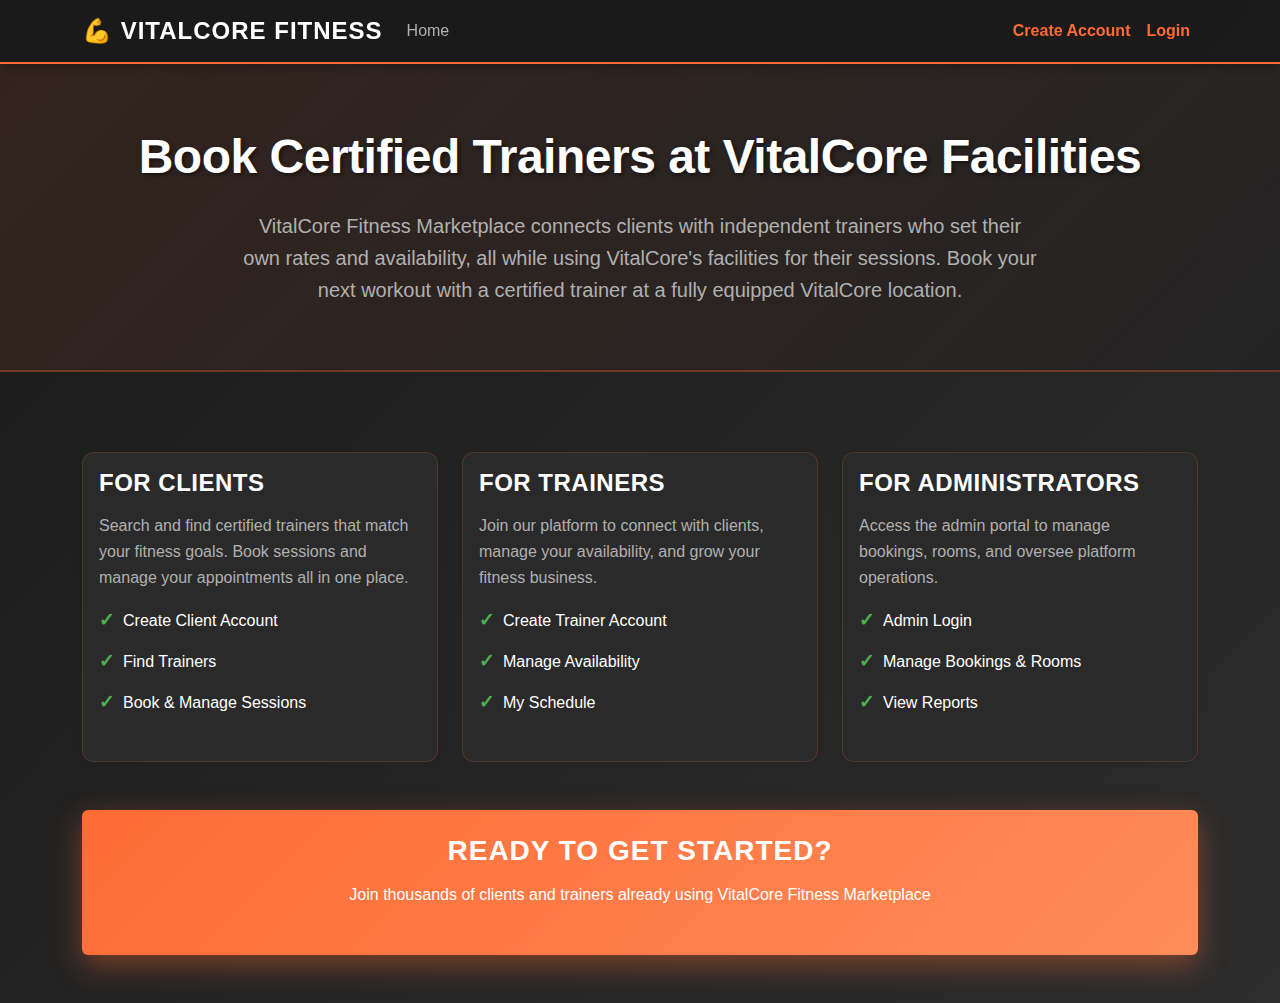
<file: client/index.html>
<!doctype html>
<html lang="en">
  <head>
    <meta charset="utf-8" />
    <meta name="viewport" content="width=device-width, initial-scale=1" />
    <title>HRL / VitalCore Fitness Marketplace</title>

    <!-- Bootstrap CSS -->
    <link
      href="https://cdn.jsdelivr.net/npm/bootstrap@5.3.3/dist/css/bootstrap.min.css"
      rel="stylesheet"
      integrity="sha384-QWTKZyjpPEjISv5WaRU9OFeRpok6YctnYmDr5pNlyT2bRjXh0JMhjY6hW+ALEwIH"
      crossorigin="anonymous"
    />

    <!-- Custom CSS -->
    <link rel="stylesheet" href="./styles/main.css" />
  </head>
  <body>
    <!-- Global Loading Overlay -->
    <div id="pageLoader" class="page-loader">
      <div class="text-center">
        <div class="spinner-border text-light" role="status">
          <span class="visually-hidden">Loading...</span>
        </div>
        <div class="page-loader-text">Loading VitalCore Fitness...</div>
      </div>
    </div>

    <!-- Navigation Bar -->
    <nav class="navbar navbar-expand-lg navbar-dark">
      <div class="container">
        <!-- Brand/Logo -->
        <span class="navbar-brand fw-bold">💪 VitalCore Fitness</span>

        <!-- Mobile toggle button -->
        <button
          class="navbar-toggler"
          type="button"
          data-bs-toggle="collapse"
          data-bs-target="#navbarNav"
          aria-controls="navbarNav"
          aria-expanded="false"
          aria-label="Toggle navigation"
        >
          <span class="navbar-toggler-icon"></span>
        </button>

        <!-- Navigation items -->
        <div class="collapse navbar-collapse" id="navbarNav">
          <ul class="navbar-nav me-auto">
            <li class="nav-item">
              <a class="nav-link" href="./index.html">Home</a>
            </li>
            <li class="nav-item" id="findTrainersNav" style="display: none;">
              <a class="nav-link" href="/trainers">Find Trainers</a>
            </li>
            <li class="nav-item" id="mySessionsNav" style="display: none;">
              <a class="nav-link" href="/sessions">My Sessions</a>
            </li>
            <!-- Client Portal link - shown only when client is signed in -->
            <li class="nav-item" id="clientPortalNavItem" style="display: none;">
              <a class="nav-link" href="./client.html">Client Portal</a>
            </li>
            <!-- Trainer Portal link - shown only when trainer is signed in -->
            <li class="nav-item" id="trainerPortalNavItem" style="display: none;">
              <a class="nav-link" href="./trainer.html">Trainer Portal</a>
            </li>
            <!-- Admin Portal link - shown only when admin is signed in -->
            <li class="nav-item" id="adminPortalNavItem" style="display: none;">
              <a class="nav-link" href="./admin.html">Admin Portal</a>
            </li>
          </ul>

          <!-- Right side: Account actions -->
          <ul class="navbar-nav">
            <li class="nav-item" id="createAccountNav">
              <a class="nav-link text-primary fw-semibold" href="./signup-select.html">Create Account</a>
            </li>
            <li class="nav-item" id="loginNav">
              <a class="nav-link text-primary fw-semibold" href="./login.html">Login</a>
            </li>
            <li class="nav-item" id="profileImageNav" style="display: none;">
              <div class="profile-image" id="profileImage" data-bs-toggle="modal" data-bs-target="#profileModal">
                <span id="profileInitials">U</span>
              </div>
            </li>
            <li class="nav-item" id="logoutNav" style="display: none;">
              <a class="nav-link text-primary fw-semibold" href="#" onclick="handleLogout(); return false;">Logout</a>
            </li>
          </ul>
        </div>
      </div>
    </nav>

    <!-- Hero Section -->
    <section class="hero">
      <div class="container">
        <div class="row">
          <div class="col-12 text-center">
            <h1 class="hero-headline">Book Certified Trainers at VitalCore Facilities</h1>
            <p class="hero-subtext">
              VitalCore Fitness Marketplace connects clients with independent trainers who set their own rates and availability, all while using VitalCore's facilities for their sessions. Book your next workout with a certified trainer at a fully equipped VitalCore location.
            </p>
          </div>
        </div>
      </div>
    </section>

    <!-- Main Content -->
    <main class="container py-5">

      <!-- User Type Information Cards -->
      <div class="row g-4 mb-5">
        <div class="col-md-4">
          <div class="card h-100 shadow-sm">
            <div class="card-body d-flex flex-column">
              <h5 class="card-title">For Clients</h5>
              <p class="card-text flex-grow-1">
                Search and find certified trainers that match your fitness goals. Book sessions and manage your appointments all in one place.
              </p>
              <ul class="list-unstyled">
                <li>Create Client Account</li>
                <li>Find Trainers</li>
                <li>Book & Manage Sessions</li>
              </ul>
            </div>
          </div>
        </div>
        <div class="col-md-4">
          <div class="card h-100 shadow-sm">
            <div class="card-body d-flex flex-column">
              <h5 class="card-title">For Trainers</h5>
              <p class="card-text flex-grow-1">
                Join our platform to connect with clients, manage your availability, and grow your fitness business.
              </p>
              <ul class="list-unstyled">
                <li>Create Trainer Account</li>
                <li>Manage Availability</li>
                <li>My Schedule</li>
              </ul>
            </div>
          </div>
        </div>
        <div class="col-md-4">
          <div class="card h-100 shadow-sm">
            <div class="card-body d-flex flex-column">
              <h5 class="card-title">For Administrators</h5>
              <p class="card-text flex-grow-1">
                Access the admin portal to manage bookings, rooms, and oversee platform operations.
              </p>
              <ul class="list-unstyled">
                <li>Admin Login</li>
                <li>Manage Bookings & Rooms</li>
                <li>View Reports</li>
              </ul>
            </div>
          </div>
        </div>
      </div>

      <!-- Call to Action Section -->
      <div class="row">
        <div class="col-12">
          <div class="bg-primary text-white rounded p-4 text-center">
            <h3 class="mb-3">Ready to Get Started?</h3>
            <p class="mb-4">Join thousands of clients and trainers already using VitalCore Fitness Marketplace</p>
          </div>
        </div>
      </div>
    </main>

    <!-- Bootstrap JS bundle -->
    <script
      src="https://cdn.jsdelivr.net/npm/bootstrap@5.3.3/dist/js/bootstrap.bundle.min.js"
      integrity="sha384-YvpcrYf0tY3lHB60NNkmXc5s9fDVZLESaAA55NDzOxhy9GkcIdslK1eN7N6jIeHz"
      crossorigin="anonymous"
    ></script>

    <!-- Profile Modal -->
    <div class="modal fade" id="profileModal" tabindex="-1" aria-labelledby="profileModalLabel" aria-hidden="true">
      <div class="modal-dialog modal-dialog-centered">
        <div class="modal-content">
          <div class="modal-header">
            <h5 class="modal-title" id="profileModalLabel">View Profile</h5>
            <button type="button" class="btn-close" data-bs-dismiss="modal" aria-label="Close"></button>
          </div>
          <form id="profileForm" novalidate onsubmit="handleProfileSubmit(event)">
            <div class="modal-body">
              <!-- First Name -->
              <div class="mb-3">
                <label for="profileFirstName" class="form-label">First Name <span class="text-danger">*</span></label>
                <input type="text" class="form-control" id="profileFirstName" required readonly />
                <div class="invalid-feedback">Please provide your first name.</div>
              </div>

              <!-- Last Name -->
              <div class="mb-3">
                <label for="profileLastName" class="form-label">Last Name <span class="text-danger">*</span></label>
                <input type="text" class="form-control" id="profileLastName" required readonly />
                <div class="invalid-feedback">Please provide your last name.</div>
              </div>

              <!-- Email (read-only) -->
              <div class="mb-3">
                <label for="profileEmail" class="form-label">Email</label>
                <input type="email" class="form-control" id="profileEmail" readonly />
                <small class="form-text text-muted">Email cannot be changed</small>
              </div>

              <!-- Birthday -->
              <div class="mb-3">
                <label for="profileBirthday" class="form-label">Birthday <span class="text-danger">*</span></label>
                <input type="date" class="form-control" id="profileBirthday" required readonly />
                <div class="invalid-feedback">Please provide your birthday.</div>
              </div>

              <!-- Phone (Client and Trainer only) -->
              <div class="mb-3" id="profilePhoneGroup" style="display: none;">
                <label for="profilePhone" class="form-label">Phone Number</label>
                <input type="tel" class="form-control" id="profilePhone" pattern="[0-9]{3}-[0-9]{3}-[0-9]{4}|[0-9]{10}" readonly />
                <div class="invalid-feedback">Please provide a valid phone number.</div>
                <small class="form-text text-muted">Format: ###-###-#### or 10 digits</small>
              </div>

              <!-- Certification (Trainer only) -->
              <div class="mb-3" id="profileCertificationGroup" style="display: none;">
                <label for="profileCertification" class="form-label">Certification</label>
                <input type="text" class="form-control" id="profileCertification" placeholder="e.g., NASM-CPT, ACE-CPT" readonly />
              </div>

              <!-- Rate per Hour (Trainer only) -->
              <div class="mb-3" id="profileRateGroup" style="display: none;">
                <label for="profileRate" class="form-label">Rate per Hour ($)</label>
                <input type="number" class="form-control" id="profileRate" step="0.01" min="0" placeholder="0.00" readonly />
                <div class="invalid-feedback">Please provide a valid rate (must be 0 or greater).</div>
                <small class="form-text text-muted">Your hourly training rate</small>
              </div>

              <!-- Specialties (Trainer only) -->
              <div class="mb-3" id="profileSpecialtiesGroup" style="display: none;">
                <label class="form-label">Specialties <span class="text-danger">*</span></label>
                <div id="profileSpecialtiesContainer" class="border rounded p-3" style="max-height: 200px; overflow-y: auto; background-color: #212529;">
                  <p class="text-muted mb-0">Loading specialties...</p>
                </div>
                <small class="form-text text-muted">Select your training specialties</small>
              </div>

              <!-- Password -->
              <div class="mb-3" id="profilePasswordGroup">
                <label for="profilePassword" class="form-label">New Password</label>
                <input type="password" class="form-control" id="profilePassword" minlength="6" placeholder="Leave blank to keep current password" readonly />
                <div class="invalid-feedback">Password must be at least 6 characters long.</div>
                <small class="form-text text-muted">Leave blank if you don't want to change your password</small>
              </div>
            </div>
            <div class="modal-footer">
              <!-- Read-only mode buttons -->
              <div id="readOnlyButtons" class="w-100 d-flex justify-content-between">
                <button type="button" class="btn btn-outline-primary" onclick="switchToEditMode()">Edit</button>
                <div>
                  <button type="button" class="btn btn-danger me-2" onclick="handleDeleteAccount()">Delete Account</button>
                  <button type="button" class="btn btn-secondary" data-bs-dismiss="modal">Cancel</button>
                </div>
              </div>
              <!-- Edit mode buttons -->
              <div id="editButtons" class="w-100 d-none">
                <button type="button" class="btn btn-secondary me-2" onclick="switchToReadOnlyMode()">Cancel</button>
                <button type="submit" class="btn btn-primary">Save Changes</button>
              </div>
            </div>
          </form>
        </div>
      </div>
    </div>

    <!-- Success Message Modal -->
    <div class="modal fade" id="successModal" tabindex="-1" aria-labelledby="successModalLabel" aria-hidden="true">
      <div class="modal-dialog modal-dialog-centered">
        <div class="modal-content">
          <div class="modal-header bg-success text-white">
            <h5 class="modal-title" id="successModalLabel">✓ Success</h5>
            <button type="button" class="btn-close btn-close-white" data-bs-dismiss="modal" aria-label="Close"></button>
          </div>
          <div class="modal-body">
            <p id="successModalMessage" class="mb-0">Operation completed successfully!</p>
          </div>
          <div class="modal-footer">
            <button type="button" class="btn btn-success" data-bs-dismiss="modal">OK</button>
          </div>
        </div>
      </div>
    </div>

    <!-- Custom JS -->
    <script src="./scripts/main.js"></script>
    <script src="./scripts/profile.js"></script>
  </body>
</html>
</file>
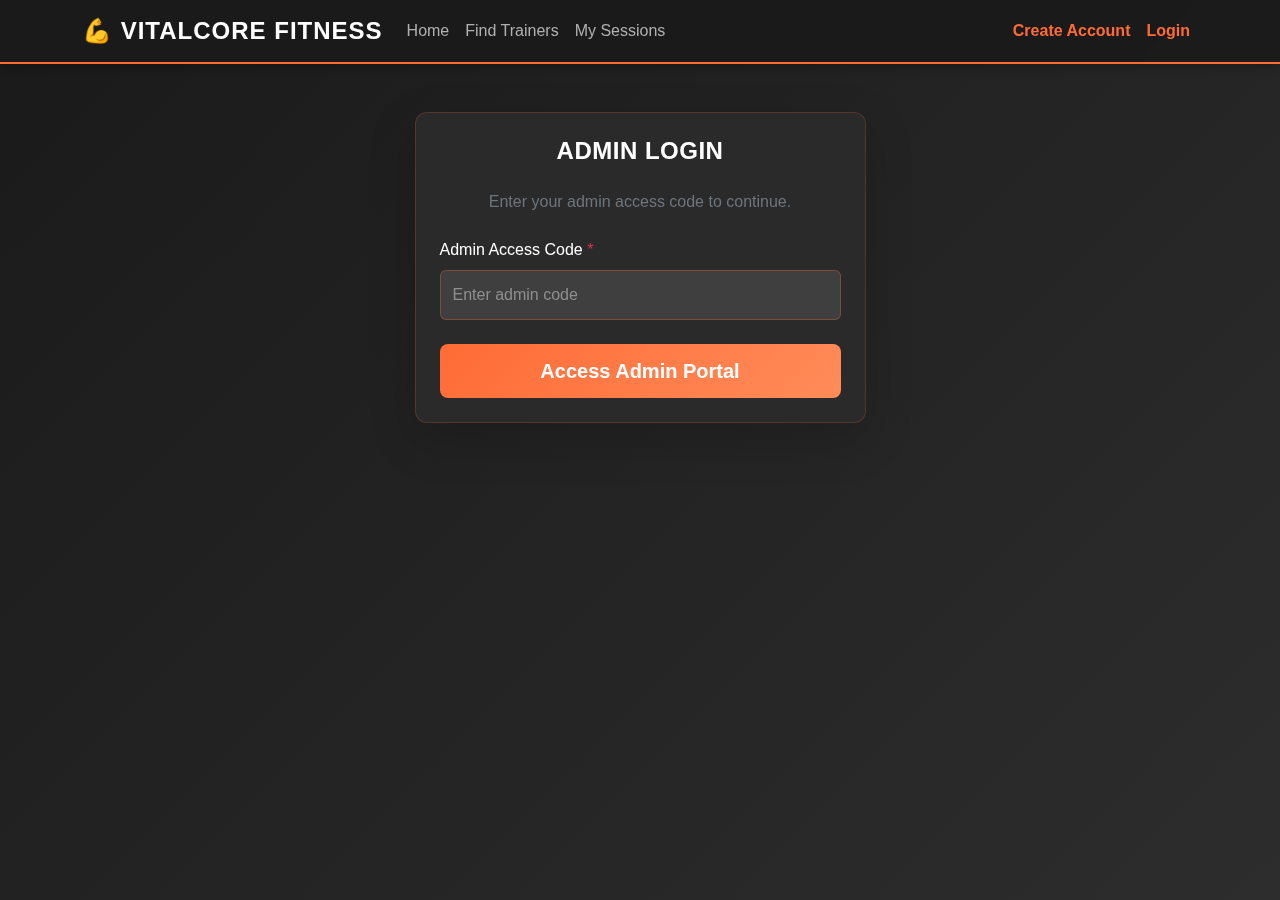
<file: client/admin-login.html>
<!doctype html>
<html lang="en">
  <head>
    <meta charset="utf-8" />
    <meta name="viewport" content="width=device-width, initial-scale=1" />
    <title>Admin Login - VitalCore Fitness Marketplace</title>

    <!-- Bootstrap CSS -->
    <link
      href="https://cdn.jsdelivr.net/npm/bootstrap@5.3.3/dist/css/bootstrap.min.css"
      rel="stylesheet"
      integrity="sha384-QWTKZyjpPEjISv5WaRU9OFeRpok6YctnYmDr5pNlyT2bRjXh0JMhjY6hW+ALEwIH"
      crossorigin="anonymous"
    />

    <!-- Custom CSS -->
    <link rel="stylesheet" href="./styles/main.css" />
  </head>
  <body>
    <!-- Navigation Bar -->
    <nav class="navbar navbar-expand-lg navbar-dark">
      <div class="container">
        <!-- Brand/Logo -->
        <span class="navbar-brand fw-bold">💪 VitalCore Fitness</span>

        <!-- Mobile toggle button -->
        <button
          class="navbar-toggler"
          type="button"
          data-bs-toggle="collapse"
          data-bs-target="#navbarNav"
          aria-controls="navbarNav"
          aria-expanded="false"
          aria-label="Toggle navigation"
        >
          <span class="navbar-toggler-icon"></span>
        </button>

        <!-- Navigation items -->
        <div class="collapse navbar-collapse" id="navbarNav">
          <ul class="navbar-nav me-auto">
            <li class="nav-item">
              <a class="nav-link" href="./index.html">Home</a>
            </li>
            <li class="nav-item">
              <a class="nav-link" href="/trainers">Find Trainers</a>
            </li>
            <li class="nav-item">
              <a class="nav-link" href="/sessions">My Sessions</a>
            </li>
          </ul>

          <!-- Right side: Account actions -->
          <ul class="navbar-nav">
            <li class="nav-item">
              <a class="nav-link text-primary fw-semibold" href="./signup-select.html">Create Account</a>
            </li>
            <li class="nav-item">
              <a class="nav-link text-primary fw-semibold" href="/login">Login</a>
            </li>
          </ul>
        </div>
      </div>
    </nav>

    <!-- Main Content -->
    <main class="container py-5">
      <div class="row justify-content-center">
        <div class="col-lg-5 col-md-7">
          <div class="card shadow-lg">
            <div class="card-body p-4">
              <h2 class="card-title text-center mb-4">Admin Login</h2>
              <p class="text-center text-secondary mb-4">
                Enter your admin access code to continue.
              </p>

              <form id="adminLoginForm" novalidate>
                <!-- Admin Code -->
                <div class="mb-4">
                  <label for="adminCode" class="form-label">Admin Access Code <span class="text-danger">*</span></label>
                  <input
                    type="password"
                    class="form-control"
                    id="adminCode"
                    name="adminCode"
                    placeholder="Enter admin code"
                    required
                  />
                  <div class="invalid-feedback">Invalid admin code. Please try again.</div>
                  <div class="valid-feedback">Code accepted!</div>
                </div>

                <!-- Submit Button -->
                <div class="d-grid">
                  <button type="submit" class="btn btn-primary btn-lg">Access Admin Portal</button>
                </div>
              </form>
            </div>
          </div>
        </div>
      </div>
    </main>

    <!-- Bootstrap JS bundle -->
    <script
      src="https://cdn.jsdelivr.net/npm/bootstrap@5.3.3/dist/js/bootstrap.bundle.min.js"
      integrity="sha384-YvpcrYf0tY3lHB60NNkmXc5s9fDVZLESaAA55NDzOxhy9GkcIdslK1eN7N6jIeHz"
      crossorigin="anonymous"
    ></script>

    <!-- Custom JS -->
    <script src="./scripts/admin-login.js"></script>
  </body>
</html>
</file>
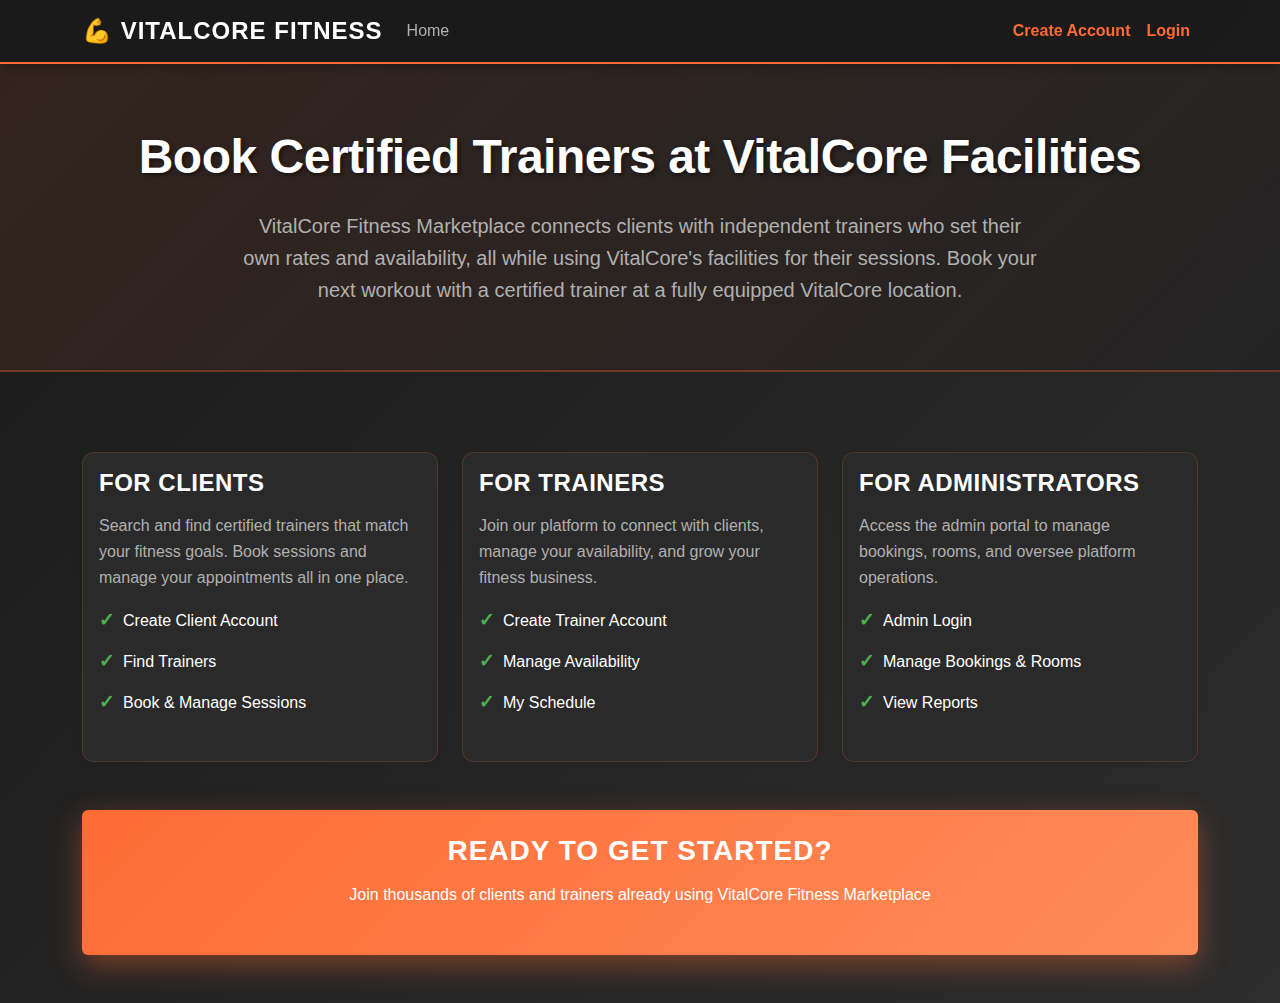
<file: client/client.html>
<!doctype html>
<html lang="en">
  <head>
    <meta charset="utf-8" />
    <meta name="viewport" content="width=device-width, initial-scale=1" />
    <title>Client Portal - VitalCore Fitness Marketplace</title>

    <!-- Bootstrap CSS -->
    <link
      href="https://cdn.jsdelivr.net/npm/bootstrap@5.3.3/dist/css/bootstrap.min.css"
      rel="stylesheet"
      integrity="sha384-QWTKZyjpPEjISv5WaRU9OFeRpok6YctnYmDr5pNlyT2bRjXh0JMhjY6hW+ALEwIH"
      crossorigin="anonymous"
    />

    <!-- Custom CSS -->
    <link rel="stylesheet" href="./styles/main.css" />
  </head>
  <body>
    <!-- Navigation Bar -->
    <nav class="navbar navbar-expand-lg navbar-dark">
      <div class="container">
        <!-- Brand/Logo -->
        <span class="navbar-brand fw-bold">💪 VitalCore Fitness</span>

        <!-- Mobile toggle button -->
        <button
          class="navbar-toggler"
          type="button"
          data-bs-toggle="collapse"
          data-bs-target="#navbarNav"
          aria-controls="navbarNav"
          aria-expanded="false"
          aria-label="Toggle navigation"
        >
          <span class="navbar-toggler-icon"></span>
        </button>

        <!-- Navigation items -->
        <div class="collapse navbar-collapse" id="navbarNav">
          <ul class="navbar-nav me-auto">
            <li class="nav-item">
              <a class="nav-link" href="./index.html">Home</a>
            </li>
            <li class="nav-item" id="findTrainersNav" style="display: none;">
              <a class="nav-link" href="/trainers">Find Trainers</a>
            </li>
            <li class="nav-item" id="mySessionsNav" style="display: none;">
              <a class="nav-link" href="/sessions">My Sessions</a>
            </li>
            <!-- Client Portal link - shown only when client is signed in -->
            <li class="nav-item" id="clientPortalNavItem" style="display: none;">
              <a class="nav-link" href="./client.html">Client Portal</a>
            </li>
            <!-- Trainer Portal link - shown only when trainer is signed in -->
            <li class="nav-item" id="trainerPortalNavItem" style="display: none;">
              <a class="nav-link" href="./trainer.html">Trainer Portal</a>
            </li>
          </ul>

          <!-- Right side: Account actions -->
          <ul class="navbar-nav">
            <li class="nav-item" id="createAccountNav">
              <a class="nav-link text-primary fw-semibold" href="./signup-select.html">Create Account</a>
            </li>
            <li class="nav-item" id="loginNav">
              <a class="nav-link text-primary fw-semibold" href="./login.html">Login</a>
            </li>
            <li class="nav-item" id="profileImageNav" style="display: none;">
              <div class="profile-image" id="profileImage" data-bs-toggle="modal" data-bs-target="#profileModal">
                <span id="profileInitials">U</span>
              </div>
            </li>
            <li class="nav-item" id="logoutNav" style="display: none;">
              <a class="nav-link text-primary fw-semibold" href="#" onclick="handleLogout(); return false;">Logout</a>
            </li>
          </ul>
        </div>
      </div>
    </nav>

    <!-- Hero Section -->
    <section class="hero">
      <div class="container">
        <div class="row">
          <div class="col-12 text-center">
            <h1 class="hero-headline">Client Portal</h1>
            <p class="hero-subtext">
              View your booked sessions and find available trainers to book new sessions.
            </p>
          </div>
        </div>
      </div>
    </section>

    <!-- Main Content -->
    <main class="container py-5">
      <!-- Tab Navigation -->
      <ul class="nav nav-tabs mb-4" id="clientTabs" role="tablist">
        <li class="nav-item" role="presentation">
          <button class="nav-link active" id="mySessions-tab" data-bs-toggle="tab" data-bs-target="#mySessionsTab" type="button" role="tab" aria-controls="mySessionsTab" aria-selected="true" onclick="loadMySessions()">
            My Sessions
          </button>
        </li>
        <li class="nav-item" role="presentation">
          <button class="nav-link" id="findSessions-tab" data-bs-toggle="tab" data-bs-target="#findSessionsTab" type="button" role="tab" aria-controls="findSessionsTab" aria-selected="false" onclick="loadFindSessions()">
            Find Sessions
          </button>
        </li>
      </ul>

      <!-- Tab Content -->
      <div class="tab-content" id="clientTabContent">
        <!-- My Sessions Tab -->
        <div class="tab-pane fade show active" id="mySessionsTab" role="tabpanel" aria-labelledby="mySessions-tab">
          <div class="card shadow-sm">
            <div class="card-body">
              <h5 class="card-title mb-4">My Booked Sessions</h5>
              <p class="card-text text-muted mb-3">View your booked sessions with trainers, including payment status and booking details.</p>
              <!-- Sessions data will be displayed here -->
              <div id="mySessionsData" class="mt-3">
                <p class="text-white">Loading sessions data...</p>
              </div>
            </div>
          </div>
        </div>

        <!-- Find Sessions Tab -->
        <div class="tab-pane fade" id="findSessionsTab" role="tabpanel" aria-labelledby="findSessions-tab">
          <div class="card shadow-sm">
            <div class="card-body">
              <h5 class="card-title mb-4">Find Sessions</h5>
              <p class="card-text text-muted mb-3">Search for available trainers and book new sessions.</p>
              <!-- Find sessions content will be displayed here -->
              <div id="findSessionsData" class="mt-3">
                <div class="alert alert-info">
                  <p class="mb-0">Find Sessions functionality coming soon. You will be able to search for trainers and book sessions here.</p>
                </div>
              </div>
            </div>
          </div>
        </div>
      </div>

    </main>

    <!-- Bootstrap JS bundle -->
    <script
      src="https://cdn.jsdelivr.net/npm/bootstrap@5.3.3/dist/js/bootstrap.bundle.min.js"
      integrity="sha384-YvpcrYf0tY3lHB60NNkmXc5s9fDVZLESaAA55NDzOxhy9GkcIdslK1eN7N6jIeHz"
      crossorigin="anonymous"
    ></script>

    <!-- Profile Modal -->
    <div class="modal fade" id="profileModal" tabindex="-1" aria-labelledby="profileModalLabel" aria-hidden="true">
      <div class="modal-dialog modal-dialog-centered">
        <div class="modal-content">
          <div class="modal-header">
            <h5 class="modal-title" id="profileModalLabel">View Profile</h5>
            <button type="button" class="btn-close" data-bs-dismiss="modal" aria-label="Close"></button>
          </div>
          <form id="profileForm" novalidate onsubmit="handleProfileSubmit(event)">
            <div class="modal-body">
              <!-- First Name -->
              <div class="mb-3">
                <label for="profileFirstName" class="form-label">First Name <span class="text-danger">*</span></label>
                <input type="text" class="form-control" id="profileFirstName" required readonly />
                <div class="invalid-feedback">Please provide your first name.</div>
              </div>

              <!-- Last Name -->
              <div class="mb-3">
                <label for="profileLastName" class="form-label">Last Name <span class="text-danger">*</span></label>
                <input type="text" class="form-control" id="profileLastName" required readonly />
                <div class="invalid-feedback">Please provide your last name.</div>
              </div>

              <!-- Email (read-only) -->
              <div class="mb-3">
                <label for="profileEmail" class="form-label">Email</label>
                <input type="email" class="form-control" id="profileEmail" readonly />
                <small class="form-text text-muted">Email cannot be changed</small>
              </div>

              <!-- Birthday -->
              <div class="mb-3">
                <label for="profileBirthday" class="form-label">Birthday <span class="text-danger">*</span></label>
                <input type="date" class="form-control" id="profileBirthday" required readonly />
                <div class="invalid-feedback">Please provide your birthday.</div>
              </div>

              <!-- Phone (Client and Trainer only) -->
              <div class="mb-3" id="profilePhoneGroup" style="display: none;">
                <label for="profilePhone" class="form-label">Phone Number</label>
                <input type="tel" class="form-control" id="profilePhone" pattern="[0-9]{3}-[0-9]{3}-[0-9]{4}|[0-9]{10}" readonly />
                <div class="invalid-feedback">Please provide a valid phone number.</div>
              </div>

              <!-- Certification (Trainer only) -->
              <div class="mb-3" id="profileCertificationGroup" style="display: none;">
                <label for="profileCertification" class="form-label">Certification</label>
                <input type="text" class="form-control" id="profileCertification" placeholder="e.g., NASM-CPT, ACE-CPT" readonly />
              </div>

              <!-- Rate per Hour (Trainer only) -->
              <div class="mb-3" id="profileRateGroup" style="display: none;">
                <label for="profileRate" class="form-label">Rate per Hour ($)</label>
                <input type="number" class="form-control" id="profileRate" step="0.01" min="0" placeholder="0.00" readonly />
                <div class="invalid-feedback">Please provide a valid rate (must be 0 or greater).</div>
                <small class="form-text text-muted">Your hourly training rate</small>
              </div>

              <!-- Password -->
              <div class="mb-3" id="profilePasswordGroup">
                <label for="profilePassword" class="form-label">New Password</label>
                <input type="password" class="form-control" id="profilePassword" minlength="6" placeholder="Leave blank to keep current password" readonly />
                <div class="invalid-feedback">Password must be at least 6 characters long.</div>
                <small class="form-text text-muted">Leave blank if you don't want to change your password</small>
              </div>
            </div>
            <div class="modal-footer">
              <!-- Read-only mode buttons -->
              <div id="readOnlyButtons" class="w-100 d-flex justify-content-between">
                <button type="button" class="btn btn-outline-primary" onclick="switchToEditMode()">Edit</button>
                <div>
                  <button type="button" class="btn btn-danger me-2" onclick="handleDeleteAccount()">Delete Account</button>
                  <button type="button" class="btn btn-secondary" data-bs-dismiss="modal">Cancel</button>
                </div>
              </div>
              <!-- Edit mode buttons -->
              <div id="editButtons" class="w-100 d-none">
                <button type="button" class="btn btn-secondary me-2" onclick="switchToReadOnlyMode()">Cancel</button>
                <button type="submit" class="btn btn-primary">Save Changes</button>
              </div>
            </div>
          </form>
        </div>
      </div>
    </div>

    <!-- Payment Modal -->
    <div class="modal fade" id="paymentModal" tabindex="-1" aria-labelledby="paymentModalLabel" aria-hidden="true">
      <div class="modal-dialog modal-dialog-centered">
        <div class="modal-content">
          <div class="modal-header">
            <h5 class="modal-title" id="paymentModalLabel">Process Payment</h5>
            <button type="button" class="btn-close" data-bs-dismiss="modal" aria-label="Close"></button>
          </div>
          <form id="paymentForm" novalidate onsubmit="processPayment(event)">
            <div class="modal-body">
              <div class="mb-3">
                <label class="form-label">Amount</label>
                <input type="text" class="form-control" id="paymentAmount" readonly />
              </div>
              
              <!-- Card Number -->
              <div class="mb-3">
                <label for="cardNumber" class="form-label">Card Number <span class="text-danger">*</span></label>
                <input type="text" class="form-control" id="cardNumber" maxlength="16" pattern="[0-9]{16}" placeholder="1234567890123456" required />
                <small class="form-text text-muted">Test card: <span class="text-primary" style="cursor: pointer;" onclick="document.getElementById('cardNumber').value='4111111111111111'">4111111111111111</span> (click to fill)</small>
                <div class="invalid-feedback">Please enter a valid 16-digit card number.</div>
              </div>

              <!-- Card Holder Name -->
              <div class="mb-3">
                <label for="cardHolderName" class="form-label">Card Holder Name <span class="text-danger">*</span></label>
                <input type="text" class="form-control" id="cardHolderName" placeholder="John Doe" required />
                <div class="invalid-feedback">Please enter the card holder name.</div>
              </div>

              <!-- Expiry Date -->
              <div class="row mb-3">
                <div class="col-md-6">
                  <label for="expiryMonth" class="form-label">Expiry Month <span class="text-danger">*</span></label>
                  <select class="form-select" id="expiryMonth" required>
                    <option value="">Month</option>
                    <option value="01">01</option>
                    <option value="02">02</option>
                    <option value="03">03</option>
                    <option value="04">04</option>
                    <option value="05">05</option>
                    <option value="06">06</option>
                    <option value="07">07</option>
                    <option value="08">08</option>
                    <option value="09">09</option>
                    <option value="10">10</option>
                    <option value="11">11</option>
                    <option value="12">12</option>
                  </select>
                  <div class="invalid-feedback">Please select expiry month.</div>
                </div>
                <div class="col-md-6">
                  <label for="expiryYear" class="form-label">Expiry Year <span class="text-danger">*</span></label>
                  <select class="form-select" id="expiryYear" required>
                    <option value="">Year</option>
                  </select>
                  <div class="invalid-feedback">Please select expiry year.</div>
                </div>
              </div>

              <!-- CVV -->
              <div class="mb-3">
                <label for="cvv" class="form-label">CVV <span class="text-danger">*</span></label>
                <input type="text" class="form-control" id="cvv" maxlength="3" pattern="[0-9]{3}" placeholder="123" required />
                <div class="invalid-feedback">Please enter a valid 3-digit CVV.</div>
              </div>
            </div>
            <div class="modal-footer">
              <button type="button" class="btn btn-secondary" data-bs-dismiss="modal">Cancel</button>
              <button type="submit" class="btn btn-primary">Process Payment</button>
            </div>
          </form>
        </div>
      </div>
    </div>

    <!-- Booking Confirmation Modal -->
    <div class="modal fade" id="bookingModal" tabindex="-1" aria-labelledby="bookingModalLabel" aria-hidden="true">
      <div class="modal-dialog modal-dialog-centered">
        <div class="modal-content">
          <div class="modal-header">
            <h5 class="modal-title" id="bookingModalLabel">Confirm Booking</h5>
            <button type="button" class="btn-close" data-bs-dismiss="modal" aria-label="Close"></button>
          </div>
          <div class="modal-body">
            <p id="bookingConfirmText"></p>
          </div>
          <div class="modal-footer">
            <button type="button" class="btn btn-secondary" data-bs-dismiss="modal">Cancel</button>
            <button type="button" class="btn btn-primary" id="confirmBookingBtn">Confirm Booking</button>
          </div>
        </div>
      </div>
    </div>

    <!-- Custom JS -->
    <script src="./scripts/client.js"></script>
    <script src="./scripts/profile.js"></script>
  </body>
</html>
</file>
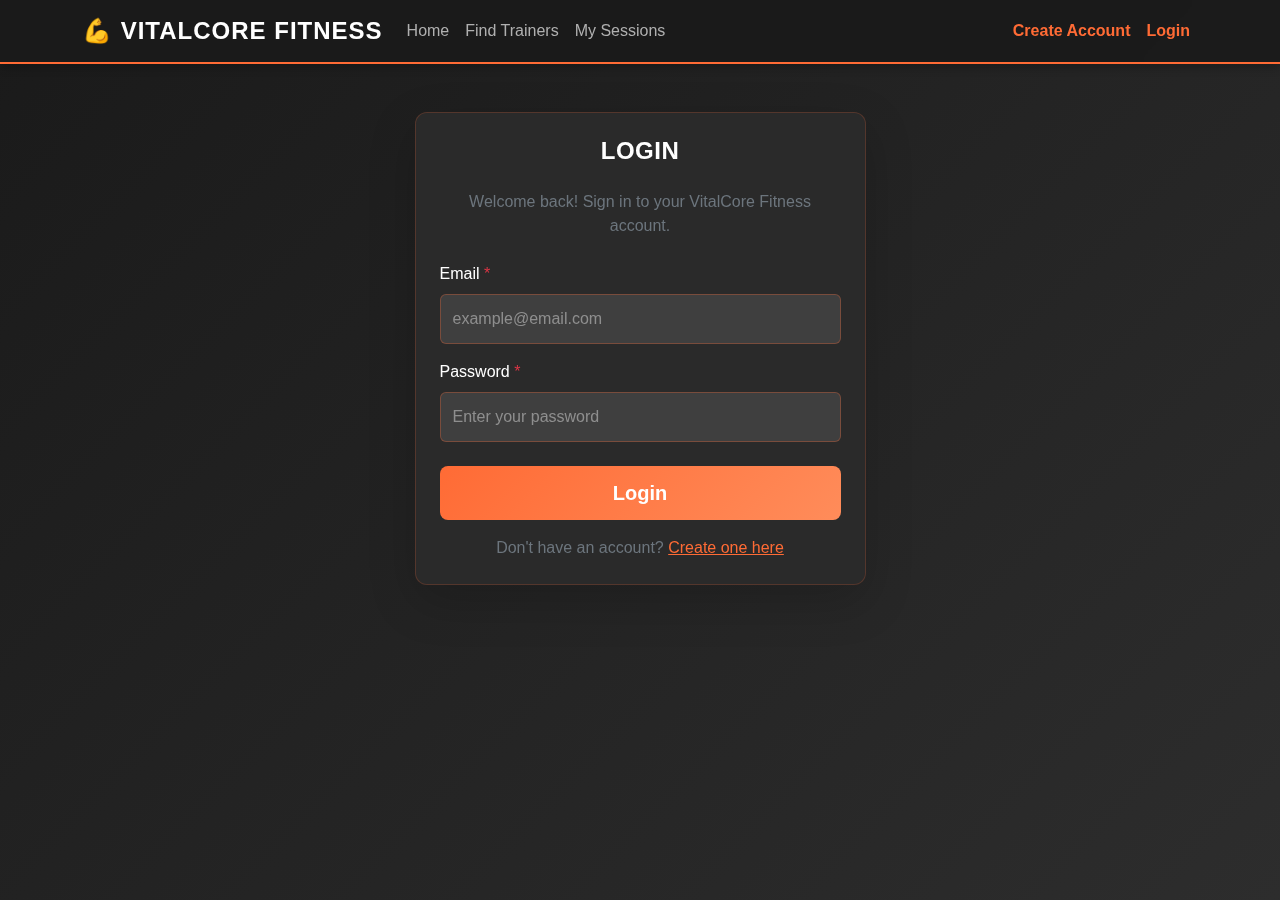
<file: client/login.html>
<!doctype html>
<html lang="en">
  <head>
    <meta charset="utf-8" />
    <meta name="viewport" content="width=device-width, initial-scale=1" />
    <title>Login - VitalCore Fitness Marketplace</title>

    <!-- Bootstrap CSS -->
    <link
      href="https://cdn.jsdelivr.net/npm/bootstrap@5.3.3/dist/css/bootstrap.min.css"
      rel="stylesheet"
      integrity="sha384-QWTKZyjpPEjISv5WaRU9OFeRpok6YctnYmDr5pNlyT2bRjXh0JMhjY6hW+ALEwIH"
      crossorigin="anonymous"
    />

    <!-- Custom CSS -->
    <link rel="stylesheet" href="./styles/main.css" />
  </head>
  <body>
    <!-- Navigation Bar -->
    <nav class="navbar navbar-expand-lg navbar-dark">
      <div class="container">
        <!-- Brand/Logo -->
        <span class="navbar-brand fw-bold">💪 VitalCore Fitness</span>

        <!-- Mobile toggle button -->
        <button
          class="navbar-toggler"
          type="button"
          data-bs-toggle="collapse"
          data-bs-target="#navbarNav"
          aria-controls="navbarNav"
          aria-expanded="false"
          aria-label="Toggle navigation"
        >
          <span class="navbar-toggler-icon"></span>
        </button>

        <!-- Navigation items -->
        <div class="collapse navbar-collapse" id="navbarNav">
          <ul class="navbar-nav me-auto">
            <li class="nav-item">
              <a class="nav-link" href="./index.html">Home</a>
            </li>
            <li class="nav-item">
              <a class="nav-link" href="/trainers">Find Trainers</a>
            </li>
            <li class="nav-item">
              <a class="nav-link" href="/sessions">My Sessions</a>
            </li>
          </ul>

          <!-- Right side: Account actions -->
          <ul class="navbar-nav">
            <li class="nav-item">
              <a class="nav-link text-primary fw-semibold" href="./signup-select.html">Create Account</a>
            </li>
            <li class="nav-item">
              <a class="nav-link text-primary fw-semibold" href="./login.html">Login</a>
            </li>
          </ul>
        </div>
      </div>
    </nav>

    <!-- Main Content -->
    <main class="container py-5">
      <div class="row justify-content-center">
        <div class="col-lg-5 col-md-7">
          <div class="card shadow-lg">
            <div class="card-body p-4">
              <h2 class="card-title text-center mb-4">Login</h2>
              <p class="text-center text-secondary mb-4">
                Welcome back! Sign in to your VitalCore Fitness account.
              </p>

              <form id="loginForm" novalidate>
                <!-- Email -->
                <div class="mb-3">
                  <label for="email" class="form-label">Email <span class="text-danger">*</span></label>
                  <input
                    type="email"
                    class="form-control"
                    id="email"
                    name="email"
                    placeholder="example@email.com"
                    required
                  />
                  <div class="invalid-feedback">Please provide a valid email address.</div>
                </div>

                <!-- Password -->
                <div class="mb-4">
                  <label for="password" class="form-label">Password <span class="text-danger">*</span></label>
                  <input
                    type="password"
                    class="form-control"
                    id="password"
                    name="password"
                    placeholder="Enter your password"
                    required
                  />
                  <div class="invalid-feedback">Please provide your password.</div>
                </div>

                <!-- Success/Error Message -->
                <div id="errorMessage" class="alert d-none" role="alert"></div>

                <!-- Submit Button -->
                <div class="d-grid mb-3">
                  <button type="submit" class="btn btn-primary btn-lg">Login</button>
                </div>
              </form>

              <div class="text-center">
                <p class="text-secondary mb-0">
                  Don't have an account? <a href="./signup-select.html" class="text-primary">Create one here</a>
                </p>
              </div>
            </div>
          </div>
        </div>
      </div>
    </main>

    <!-- Bootstrap JS bundle -->
    <script
      src="https://cdn.jsdelivr.net/npm/bootstrap@5.3.3/dist/js/bootstrap.bundle.min.js"
      integrity="sha384-YvpcrYf0tY3lHB60NNkmXc5s9fDVZLESaAA55NDzOxhy9GkcIdslK1eN7N6jIeHz"
      crossorigin="anonymous"
    ></script>

    <!-- Custom JS -->
    <script src="./scripts/login.js"></script>
  </body>
</html>
</file>
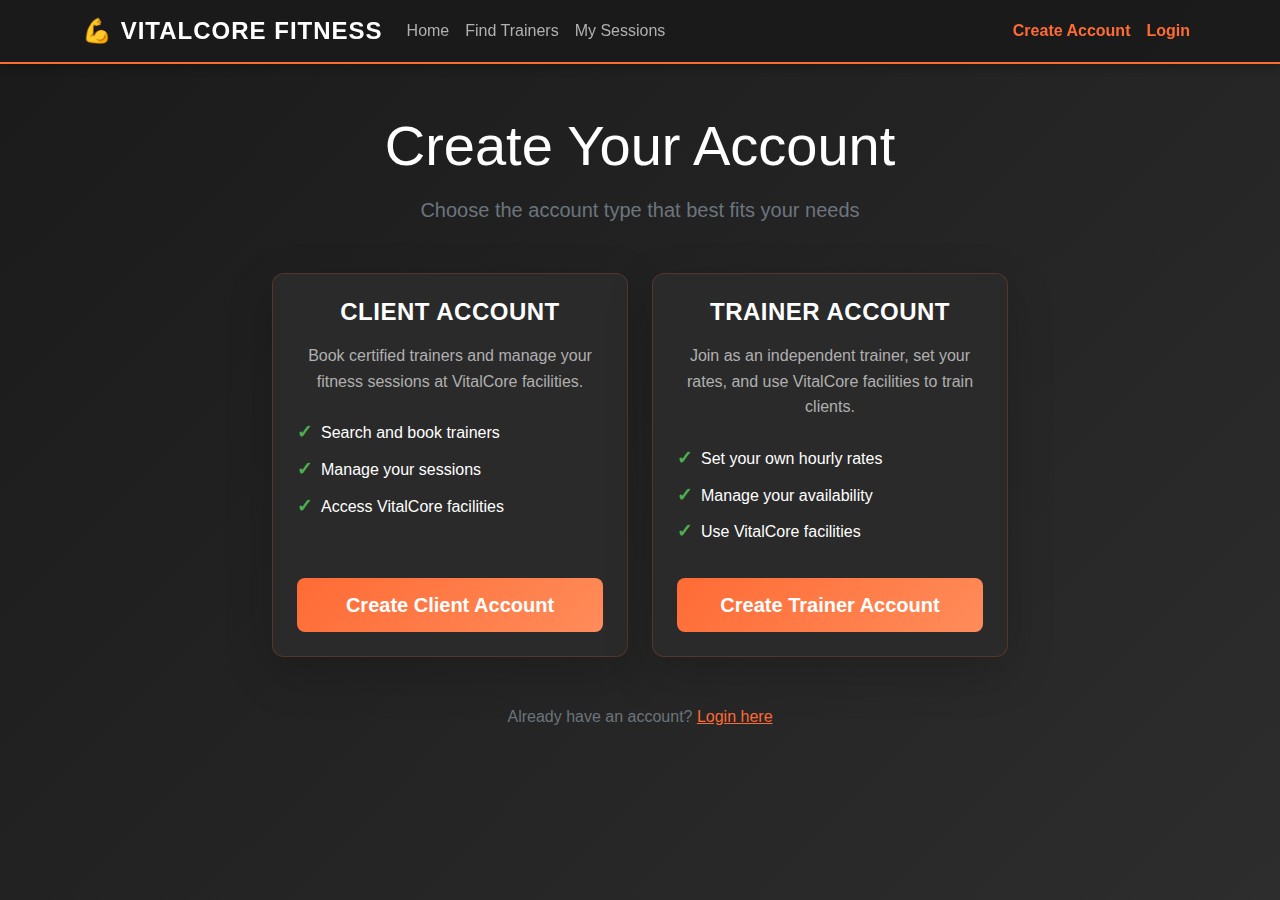
<file: client/signup-select.html>
<!doctype html>
<html lang="en">
  <head>
    <meta charset="utf-8" />
    <meta name="viewport" content="width=device-width, initial-scale=1" />
    <title>Create Account - VitalCore Fitness Marketplace</title>

    <!-- Bootstrap CSS -->
    <link
      href="https://cdn.jsdelivr.net/npm/bootstrap@5.3.3/dist/css/bootstrap.min.css"
      rel="stylesheet"
      integrity="sha384-QWTKZyjpPEjISv5WaRU9OFeRpok6YctnYmDr5pNlyT2bRjXh0JMhjY6hW+ALEwIH"
      crossorigin="anonymous"
    />

    <!-- Custom CSS -->
    <link rel="stylesheet" href="./styles/main.css" />
  </head>
  <body>
    <!-- Navigation Bar -->
    <nav class="navbar navbar-expand-lg navbar-dark">
      <div class="container">
        <!-- Brand/Logo -->
        <span class="navbar-brand fw-bold">💪 VitalCore Fitness</span>

        <!-- Mobile toggle button -->
        <button
          class="navbar-toggler"
          type="button"
          data-bs-toggle="collapse"
          data-bs-target="#navbarNav"
          aria-controls="navbarNav"
          aria-expanded="false"
          aria-label="Toggle navigation"
        >
          <span class="navbar-toggler-icon"></span>
        </button>

        <!-- Navigation items -->
        <div class="collapse navbar-collapse" id="navbarNav">
          <ul class="navbar-nav me-auto">
            <li class="nav-item">
              <a class="nav-link" href="./index.html">Home</a>
            </li>
            <li class="nav-item">
              <a class="nav-link" href="/trainers">Find Trainers</a>
            </li>
            <li class="nav-item">
              <a class="nav-link" href="/sessions">My Sessions</a>
            </li>
          </ul>

          <!-- Right side: Account actions -->
          <ul class="navbar-nav">
            <li class="nav-item">
              <a class="nav-link text-primary fw-semibold" href="./signup-select.html">Create Account</a>
            </li>
            <li class="nav-item">
              <a class="nav-link text-primary fw-semibold" href="/login">Login</a>
            </li>
          </ul>
        </div>
      </div>
    </nav>

    <!-- Main Content -->
    <main class="container py-5">
      <div class="row justify-content-center">
        <div class="col-lg-8">
          <div class="text-center mb-5">
            <h1 class="display-4 mb-3">Create Your Account</h1>
            <p class="lead text-secondary">
              Choose the account type that best fits your needs
            </p>
          </div>

          <div class="row g-4">
            <!-- Client Account Card -->
            <div class="col-md-6">
              <div class="card h-100 shadow-lg">
                <div class="card-body d-flex flex-column p-4">
                  <div class="text-center mb-4">
                    <h3 class="card-title mb-3">Client Account</h3>
                    <p class="card-text">
                      Book certified trainers and manage your fitness sessions at VitalCore facilities.
                    </p>
                  </div>
                  <ul class="list-unstyled mb-4 flex-grow-1">
                    <li class="mb-2">Search and book trainers</li>
                    <li class="mb-2">Manage your sessions</li>
                    <li class="mb-2">Access VitalCore facilities</li>
                  </ul>
                  <div class="d-grid">
                    <a href="./signup.html" class="btn btn-primary btn-lg">Create Client Account</a>
                  </div>
                </div>
              </div>
            </div>

            <!-- Trainer Account Card -->
            <div class="col-md-6">
              <div class="card h-100 shadow-lg">
                <div class="card-body d-flex flex-column p-4">
                  <div class="text-center mb-4">
                    <h3 class="card-title mb-3">Trainer Account</h3>
                    <p class="card-text">
                      Join as an independent trainer, set your rates, and use VitalCore facilities to train clients.
                    </p>
                  </div>
                  <ul class="list-unstyled mb-4 flex-grow-1">
                    <li class="mb-2">Set your own hourly rates</li>
                    <li class="mb-2">Manage your availability</li>
                    <li class="mb-2">Use VitalCore facilities</li>
                  </ul>
                  <div class="d-grid">
                    <a href="./signup-trainer.html" class="btn btn-primary btn-lg">Create Trainer Account</a>
                  </div>
                </div>
              </div>
            </div>
          </div>

          <div class="text-center mt-5">
            <p class="text-secondary">
              Already have an account? <a href="/login" class="text-primary">Login here</a>
            </p>
          </div>
        </div>
      </div>
    </main>

    <!-- Bootstrap JS bundle -->
    <script
      src="https://cdn.jsdelivr.net/npm/bootstrap@5.3.3/dist/js/bootstrap.bundle.min.js"
      integrity="sha384-YvpcrYf0tY3lHB60NNkmXc5s9fDVZLESaAA55NDzOxhy9GkcIdslK1eN7N6jIeHz"
      crossorigin="anonymous"
    ></script>

    <!-- Custom JS -->
    <script src="./scripts/main.js"></script>
  </body>
</html>
</file>
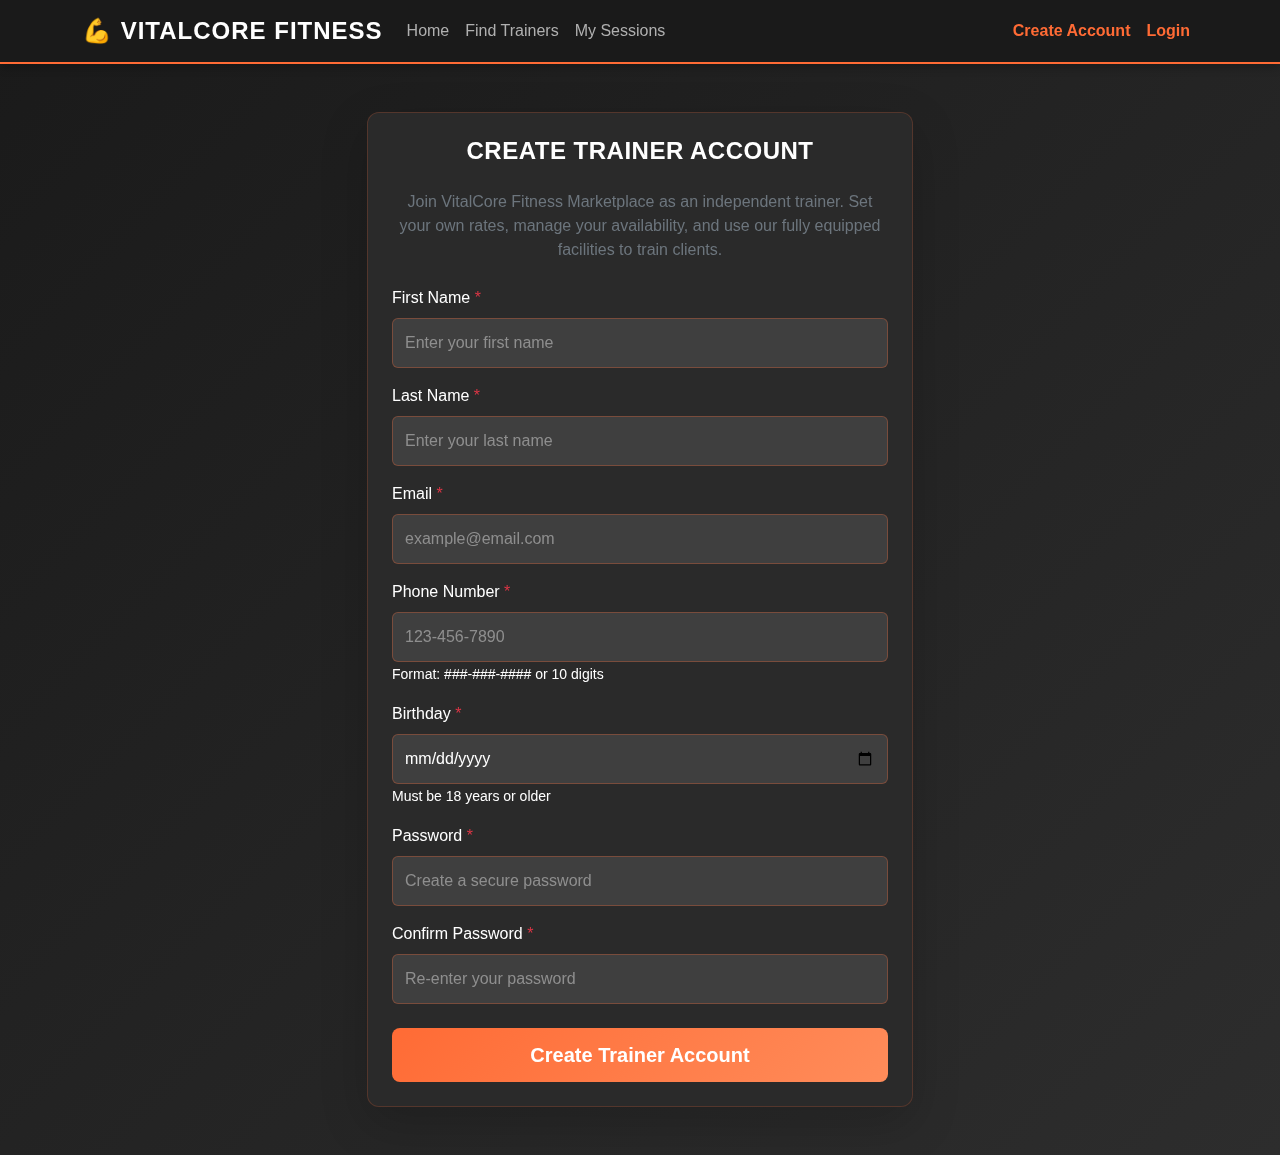
<file: client/signup-trainer.html>
<!doctype html>
<html lang="en">
  <head>
    <meta charset="utf-8" />
    <meta name="viewport" content="width=device-width, initial-scale=1" />
    <title>Create Trainer Account - VitalCore Fitness Marketplace</title>

    <!-- Bootstrap CSS -->
    <link
      href="https://cdn.jsdelivr.net/npm/bootstrap@5.3.3/dist/css/bootstrap.min.css"
      rel="stylesheet"
      integrity="sha384-QWTKZyjpPEjISv5WaRU9OFeRpok6YctnYmDr5pNlyT2bRjXh0JMhjY6hW+ALEwIH"
      crossorigin="anonymous"
    />

    <!-- Custom CSS -->
    <link rel="stylesheet" href="./styles/main.css" />
  </head>
  <body>
    <!-- Navigation Bar -->
    <nav class="navbar navbar-expand-lg navbar-dark">
      <div class="container">
        <!-- Brand/Logo -->
        <span class="navbar-brand fw-bold">💪 VitalCore Fitness</span>

        <!-- Mobile toggle button -->
        <button
          class="navbar-toggler"
          type="button"
          data-bs-toggle="collapse"
          data-bs-target="#navbarNav"
          aria-controls="navbarNav"
          aria-expanded="false"
          aria-label="Toggle navigation"
        >
          <span class="navbar-toggler-icon"></span>
        </button>

        <!-- Navigation items -->
        <div class="collapse navbar-collapse" id="navbarNav">
          <ul class="navbar-nav me-auto">
            <li class="nav-item">
              <a class="nav-link" href="./index.html">Home</a>
            </li>
            <li class="nav-item">
              <a class="nav-link" href="/trainers">Find Trainers</a>
            </li>
            <li class="nav-item">
              <a class="nav-link" href="/sessions">My Sessions</a>
            </li>
          </ul>

          <!-- Right side: Account actions -->
          <ul class="navbar-nav">
            <li class="nav-item">
              <a class="nav-link text-primary fw-semibold" href="./signup.html">Create Account</a>
            </li>
            <li class="nav-item">
              <a class="nav-link text-primary fw-semibold" href="/login">Login</a>
            </li>
          </ul>
        </div>
      </div>
    </nav>

    <!-- Main Content -->
    <main class="container py-5">
      <div class="row justify-content-center">
        <div class="col-lg-6 col-md-8">
          <div class="card shadow-lg">
            <div class="card-body p-4">
              <h2 class="card-title text-center mb-4">Create Trainer Account</h2>
              <p class="text-center text-secondary mb-4">
                Join VitalCore Fitness Marketplace as an independent trainer. Set your own rates, manage your availability, and use our fully equipped facilities to train clients.
              </p>

              <form id="signupForm" novalidate>
                <!-- First Name -->
                <div class="mb-3">
                  <label for="firstName" class="form-label">First Name <span class="text-danger">*</span></label>
                  <input
                    type="text"
                    class="form-control"
                    id="firstName"
                    name="firstName"
                    placeholder="Enter your first name"
                    required
                  />
                  <div class="invalid-feedback">Please provide your first name.</div>
                </div>

                <!-- Last Name -->
                <div class="mb-3">
                  <label for="lastName" class="form-label">Last Name <span class="text-danger">*</span></label>
                  <input
                    type="text"
                    class="form-control"
                    id="lastName"
                    name="lastName"
                    placeholder="Enter your last name"
                    required
                  />
                  <div class="invalid-feedback">Please provide your last name.</div>
                </div>

                <!-- Email -->
                <div class="mb-3">
                  <label for="email" class="form-label">Email <span class="text-danger">*</span></label>
                  <input
                    type="email"
                    class="form-control"
                    id="email"
                    name="email"
                    placeholder="example@email.com"
                    required
                  />
                  <div class="invalid-feedback">Please provide a valid email address.</div>
                </div>

                <!-- Phone Number -->
                <div class="mb-3">
                  <label for="phone" class="form-label">Phone Number <span class="text-danger">*</span></label>
                  <input
                    type="tel"
                    class="form-control"
                    id="phone"
                    name="phone"
                    placeholder="123-456-7890"
                    pattern="[0-9]{3}-[0-9]{3}-[0-9]{4}|[0-9]{10}"
                    required
                  />
                  <div class="invalid-feedback">Please provide a valid phone number (###-###-#### or 10 digits).</div>
                  <small class="form-text text-muted">Format: ###-###-#### or 10 digits</small>
                </div>

                <!-- Birthday -->
                <div class="mb-3">
                  <label for="birthday" class="form-label">Birthday <span class="text-danger">*</span></label>
                  <input
                    type="date"
                    class="form-control"
                    id="birthday"
                    name="birthday"
                    required
                  />
                  <div class="invalid-feedback">Please provide your birthday.</div>
                  <small class="form-text text-muted">Must be 18 years or older</small>
                </div>

                <!-- Password -->
                <div class="mb-3">
                  <label for="password" class="form-label">Password <span class="text-danger">*</span></label>
                  <input
                    type="password"
                    class="form-control"
                    id="password"
                    name="password"
                    placeholder="Create a secure password"
                    required
                    minlength="6"
                  />
                  <div class="invalid-feedback">Password must be at least 6 characters long.</div>
                </div>

                <!-- Confirm Password -->
                <div class="mb-4">
                  <label for="confirmPassword" class="form-label">Confirm Password <span class="text-danger">*</span></label>
                  <input
                    type="password"
                    class="form-control"
                    id="confirmPassword"
                    name="confirmPassword"
                    placeholder="Re-enter your password"
                    required
                  />
                  <div class="invalid-feedback">Passwords do not match.</div>
                </div>

                <!-- Submit Button -->
                <div class="d-grid">
                  <button type="submit" class="btn btn-primary btn-lg">Create Trainer Account</button>
                </div>
              </form>

            </div>
          </div>
        </div>
      </div>
    </main>

    <!-- Bootstrap JS bundle -->
    <script
      src="https://cdn.jsdelivr.net/npm/bootstrap@5.3.3/dist/js/bootstrap.bundle.min.js"
      integrity="sha384-YvpcrYf0tY3lHB60NNkmXc5s9fDVZLESaAA55NDzOxhy9GkcIdslK1eN7N6jIeHz"
      crossorigin="anonymous"
    ></script>

    <!-- Custom JS -->
    <script src="./scripts/signup-trainer.js"></script>
  </body>
</html>
</file>
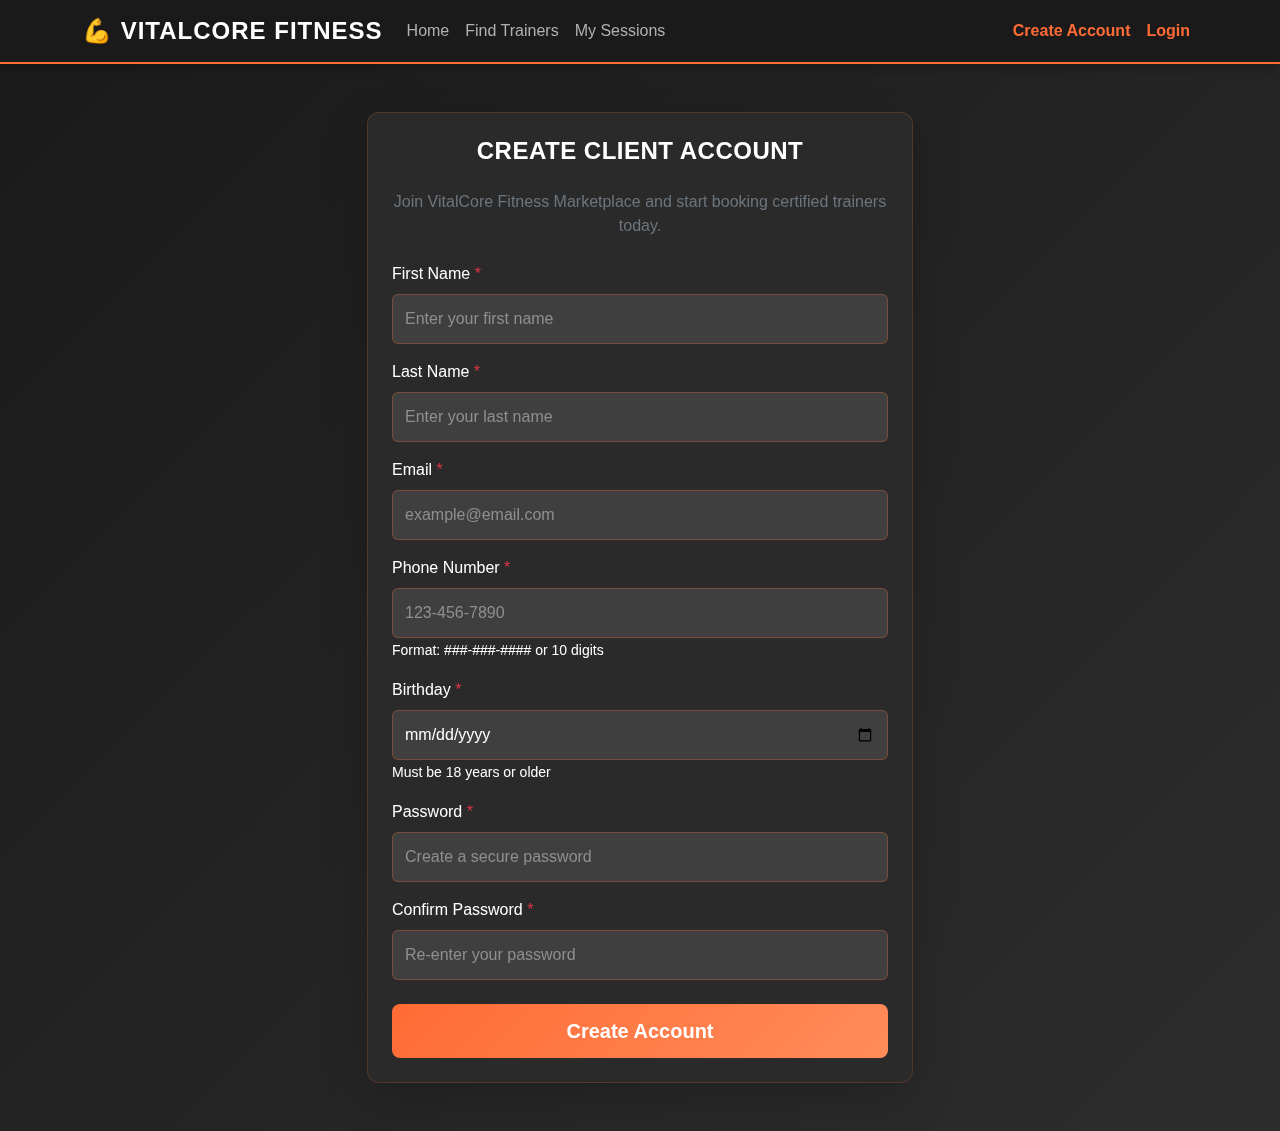
<file: client/signup.html>
<!doctype html>
<html lang="en">
  <head>
    <meta charset="utf-8" />
    <meta name="viewport" content="width=device-width, initial-scale=1" />
    <title>Create Account - VitalCore Fitness Marketplace</title>

    <!-- Bootstrap CSS -->
    <link
      href="https://cdn.jsdelivr.net/npm/bootstrap@5.3.3/dist/css/bootstrap.min.css"
      rel="stylesheet"
      integrity="sha384-QWTKZyjpPEjISv5WaRU9OFeRpok6YctnYmDr5pNlyT2bRjXh0JMhjY6hW+ALEwIH"
      crossorigin="anonymous"
    />

    <!-- Custom CSS -->
    <link rel="stylesheet" href="./styles/main.css" />
  </head>
  <body>
    <!-- Navigation Bar -->
    <nav class="navbar navbar-expand-lg navbar-dark">
      <div class="container">
        <!-- Brand/Logo -->
        <span class="navbar-brand fw-bold">💪 VitalCore Fitness</span>

        <!-- Mobile toggle button -->
        <button
          class="navbar-toggler"
          type="button"
          data-bs-toggle="collapse"
          data-bs-target="#navbarNav"
          aria-controls="navbarNav"
          aria-expanded="false"
          aria-label="Toggle navigation"
        >
          <span class="navbar-toggler-icon"></span>
        </button>

        <!-- Navigation items -->
        <div class="collapse navbar-collapse" id="navbarNav">
          <ul class="navbar-nav me-auto">
            <li class="nav-item">
              <a class="nav-link" href="./index.html">Home</a>
            </li>
            <li class="nav-item">
              <a class="nav-link" href="/trainers">Find Trainers</a>
            </li>
            <li class="nav-item">
              <a class="nav-link" href="/sessions">My Sessions</a>
            </li>
          </ul>

          <!-- Right side: Account actions -->
          <ul class="navbar-nav">
            <li class="nav-item" id="createAccountNav">
              <a class="nav-link text-primary fw-semibold" href="./signup-select.html">Create Account</a>
            </li>
            <li class="nav-item" id="loginNav">
              <a class="nav-link text-primary fw-semibold" href="./login.html">Login</a>
            </li>
            <li class="nav-item" id="profileImageNav" style="display: none;">
              <div class="profile-image" id="profileImage" data-bs-toggle="modal" data-bs-target="#profileModal">
                <span id="profileInitials">U</span>
              </div>
            </li>
            <li class="nav-item" id="logoutNav" style="display: none;">
              <a class="nav-link text-primary fw-semibold" href="#" onclick="handleLogout(); return false;">Logout</a>
            </li>
          </ul>
        </div>
      </div>
    </nav>

    <!-- Main Content -->
    <main class="container py-5">
      <div class="row justify-content-center">
        <div class="col-lg-6 col-md-8">
          <div class="card shadow-lg">
            <div class="card-body p-4">
              <h2 class="card-title text-center mb-4">Create Client Account</h2>
              <p class="text-center text-secondary mb-4">
                Join VitalCore Fitness Marketplace and start booking certified trainers today.
              </p>

              <form id="signupForm" novalidate>
                <!-- First Name -->
                <div class="mb-3">
                  <label for="firstName" class="form-label">First Name <span class="text-danger">*</span></label>
                  <input
                    type="text"
                    class="form-control"
                    id="firstName"
                    name="firstName"
                    placeholder="Enter your first name"
                    required
                  />
                  <div class="invalid-feedback">Please provide your first name.</div>
                </div>

                <!-- Last Name -->
                <div class="mb-3">
                  <label for="lastName" class="form-label">Last Name <span class="text-danger">*</span></label>
                  <input
                    type="text"
                    class="form-control"
                    id="lastName"
                    name="lastName"
                    placeholder="Enter your last name"
                    required
                  />
                  <div class="invalid-feedback">Please provide your last name.</div>
                </div>

                <!-- Email -->
                <div class="mb-3">
                  <label for="email" class="form-label">Email <span class="text-danger">*</span></label>
                  <input
                    type="email"
                    class="form-control"
                    id="email"
                    name="email"
                    placeholder="example@email.com"
                    required
                  />
                  <div class="invalid-feedback">Please provide a valid email address.</div>
                </div>

                <!-- Phone Number -->
                <div class="mb-3">
                  <label for="phone" class="form-label">Phone Number <span class="text-danger">*</span></label>
                  <input
                    type="tel"
                    class="form-control"
                    id="phone"
                    name="phone"
                    placeholder="123-456-7890"
                    pattern="[0-9]{3}-[0-9]{3}-[0-9]{4}|[0-9]{10}"
                    required
                  />
                  <div class="invalid-feedback">Please provide a valid phone number (###-###-#### or 10 digits).</div>
                  <small class="form-text text-muted">Format: ###-###-#### or 10 digits</small>
                </div>

                <!-- Birthday -->
                <div class="mb-3">
                  <label for="birthday" class="form-label">Birthday <span class="text-danger">*</span></label>
                  <input
                    type="date"
                    class="form-control"
                    id="birthday"
                    name="birthday"
                    required
                  />
                  <div class="invalid-feedback">Please provide your birthday.</div>
                  <small class="form-text text-muted">Must be 18 years or older</small>
                </div>

                <!-- Password -->
                <div class="mb-3">
                  <label for="password" class="form-label">Password <span class="text-danger">*</span></label>
                  <input
                    type="password"
                    class="form-control"
                    id="password"
                    name="password"
                    placeholder="Create a secure password"
                    required
                    minlength="6"
                  />
                  <div class="invalid-feedback">Password must be at least 6 characters long.</div>
                </div>

                <!-- Confirm Password -->
                <div class="mb-4">
                  <label for="confirmPassword" class="form-label">Confirm Password <span class="text-danger">*</span></label>
                  <input
                    type="password"
                    class="form-control"
                    id="confirmPassword"
                    name="confirmPassword"
                    placeholder="Re-enter your password"
                    required
                  />
                  <div class="invalid-feedback">Passwords do not match.</div>
                </div>

                <!-- Submit Button -->
                <div class="d-grid">
                  <button type="submit" class="btn btn-primary btn-lg">Create Account</button>
                </div>
              </form>

            </div>
          </div>
        </div>
      </div>
    </main>

    <!-- Bootstrap JS bundle -->
    <script
      src="https://cdn.jsdelivr.net/npm/bootstrap@5.3.3/dist/js/bootstrap.bundle.min.js"
      integrity="sha384-YvpcrYf0tY3lHB60NNkmXc5s9fDVZLESaAA55NDzOxhy9GkcIdslK1eN7N6jIeHz"
      crossorigin="anonymous"
    ></script>

    <!-- Profile Modal -->
    <div class="modal fade" id="profileModal" tabindex="-1" aria-labelledby="profileModalLabel" aria-hidden="true">
      <div class="modal-dialog modal-dialog-centered">
        <div class="modal-content">
          <div class="modal-header">
            <h5 class="modal-title" id="profileModalLabel">View Profile</h5>
            <button type="button" class="btn-close" data-bs-dismiss="modal" aria-label="Close"></button>
          </div>
          <form id="profileForm" novalidate onsubmit="handleProfileSubmit(event)">
            <div class="modal-body">
              <!-- First Name -->
              <div class="mb-3">
                <label for="profileFirstName" class="form-label">First Name <span class="text-danger">*</span></label>
                <input type="text" class="form-control" id="profileFirstName" required readonly />
                <div class="invalid-feedback">Please provide your first name.</div>
              </div>

              <!-- Last Name -->
              <div class="mb-3">
                <label for="profileLastName" class="form-label">Last Name <span class="text-danger">*</span></label>
                <input type="text" class="form-control" id="profileLastName" required readonly />
                <div class="invalid-feedback">Please provide your last name.</div>
              </div>

              <!-- Email (read-only) -->
              <div class="mb-3">
                <label for="profileEmail" class="form-label">Email</label>
                <input type="email" class="form-control" id="profileEmail" readonly />
                <small class="form-text text-muted">Email cannot be changed</small>
              </div>

              <!-- Birthday -->
              <div class="mb-3">
                <label for="profileBirthday" class="form-label">Birthday <span class="text-danger">*</span></label>
                <input type="date" class="form-control" id="profileBirthday" required readonly />
                <div class="invalid-feedback">Please provide your birthday.</div>
              </div>

              <!-- Phone (Client and Trainer only) -->
              <div class="mb-3" id="profilePhoneGroup" style="display: none;">
                <label for="profilePhone" class="form-label">Phone Number</label>
                <input type="tel" class="form-control" id="profilePhone" pattern="[0-9]{3}-[0-9]{3}-[0-9]{4}|[0-9]{10}" readonly />
                <div class="invalid-feedback">Please provide a valid phone number.</div>
                <small class="form-text text-muted">Format: ###-###-#### or 10 digits</small>
              </div>

              <!-- Certification (Trainer only) -->
              <div class="mb-3" id="profileCertificationGroup" style="display: none;">
                <label for="profileCertification" class="form-label">Certification</label>
                <input type="text" class="form-control" id="profileCertification" placeholder="e.g., NASM-CPT, ACE-CPT" readonly />
              </div>

              <!-- Password -->
              <div class="mb-3" id="profilePasswordGroup">
                <label for="profilePassword" class="form-label">New Password</label>
                <input type="password" class="form-control" id="profilePassword" minlength="6" placeholder="Leave blank to keep current password" readonly />
                <div class="invalid-feedback">Password must be at least 6 characters long.</div>
                <small class="form-text text-muted">Leave blank if you don't want to change your password</small>
              </div>
            </div>
            <div class="modal-footer">
              <!-- Read-only mode buttons -->
              <div id="readOnlyButtons" class="w-100 d-flex justify-content-between">
                <button type="button" class="btn btn-outline-primary" onclick="switchToEditMode()">Edit</button>
                <div>
                  <button type="button" class="btn btn-danger me-2" onclick="handleDeleteAccount()">Delete Account</button>
                  <button type="button" class="btn btn-secondary" data-bs-dismiss="modal">Cancel</button>
                </div>
              </div>
              <!-- Edit mode buttons -->
              <div id="editButtons" class="w-100 d-none">
                <button type="button" class="btn btn-secondary me-2" onclick="switchToReadOnlyMode()">Cancel</button>
                <button type="submit" class="btn btn-primary">Save Changes</button>
              </div>
            </div>
          </form>
        </div>
      </div>
    </div>

    <!-- Custom JS -->
    <script src="./scripts/signup.js"></script>
    <script src="./scripts/profile.js"></script>
  </body>
</html>
</file>
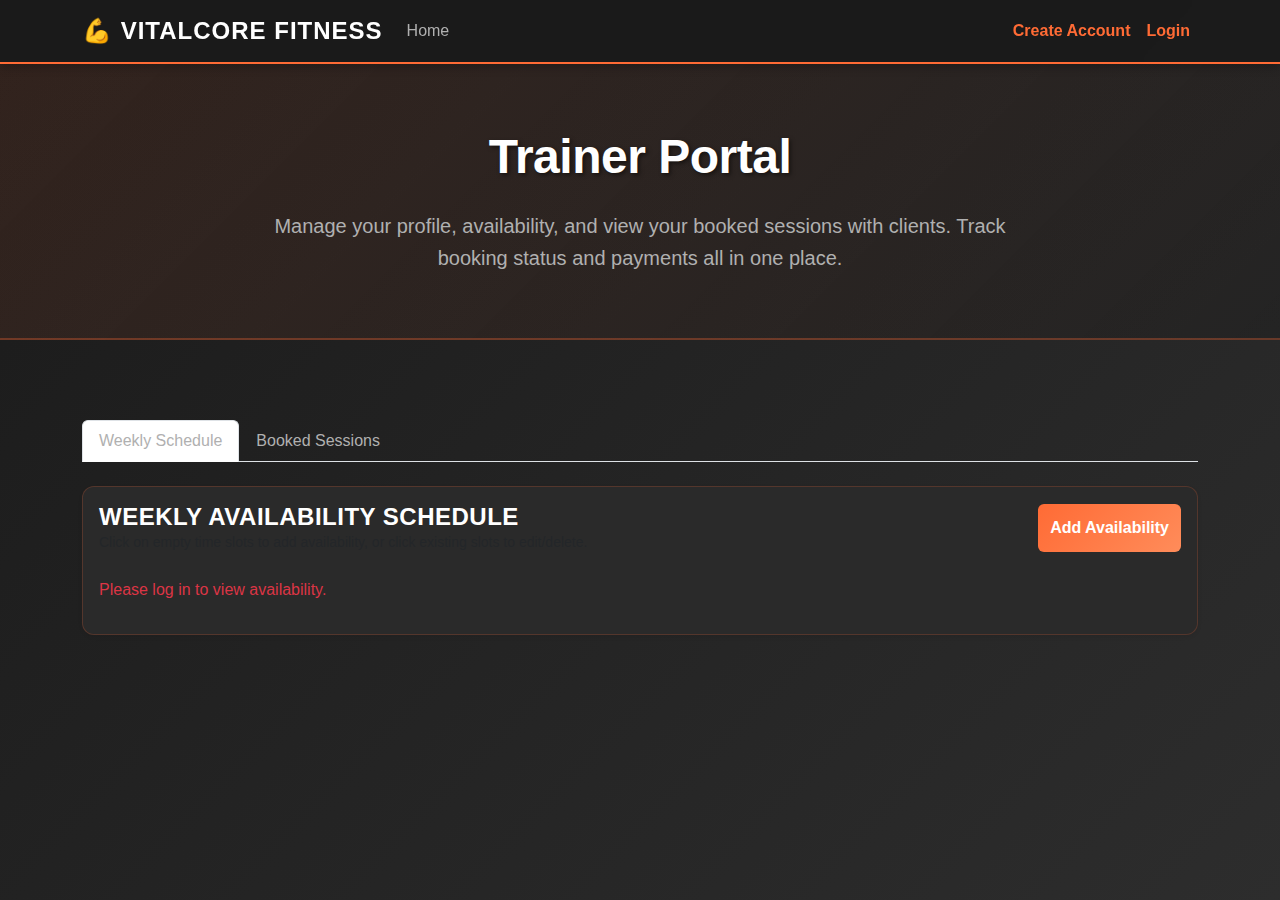
<file: client/trainer.html>
<!doctype html>
<html lang="en">
  <head>
    <meta charset="utf-8" />
    <meta name="viewport" content="width=device-width, initial-scale=1" />
    <title>Trainer Portal - VitalCore Fitness Marketplace</title>

    <!-- Bootstrap CSS -->
    <link
      href="https://cdn.jsdelivr.net/npm/bootstrap@5.3.3/dist/css/bootstrap.min.css"
      rel="stylesheet"
      integrity="sha384-QWTKZyjpPEjISv5WaRU9OFeRpok6YctnYmDr5pNlyT2bRjXh0JMhjY6hW+ALEwIH"
      crossorigin="anonymous"
    />

    <!-- Custom CSS -->
    <link rel="stylesheet" href="./styles/main.css" />
  </head>
  <body>
    <!-- Navigation Bar -->
    <nav class="navbar navbar-expand-lg navbar-dark">
      <div class="container">
        <!-- Brand/Logo -->
        <span class="navbar-brand fw-bold">💪 VitalCore Fitness</span>

        <!-- Mobile toggle button -->
        <button
          class="navbar-toggler"
          type="button"
          data-bs-toggle="collapse"
          data-bs-target="#navbarNav"
          aria-controls="navbarNav"
          aria-expanded="false"
          aria-label="Toggle navigation"
        >
          <span class="navbar-toggler-icon"></span>
        </button>

        <!-- Navigation items -->
        <div class="collapse navbar-collapse" id="navbarNav">
          <ul class="navbar-nav me-auto">
            <li class="nav-item">
              <a class="nav-link" href="./index.html">Home</a>
            </li>
            <li class="nav-item" id="findTrainersNav" style="display: none;">
              <a class="nav-link" href="/trainers">Find Trainers</a>
            </li>
            <li class="nav-item" id="mySessionsNav" style="display: none;">
              <a class="nav-link" href="/sessions">My Sessions</a>
            </li>
            <!-- Client Portal link - shown only when client is signed in -->
            <li class="nav-item" id="clientPortalNavItem" style="display: none;">
              <a class="nav-link" href="./client.html">Client Portal</a>
            </li>
            <!-- Trainer Portal link - shown only when trainer is signed in -->
            <li class="nav-item" id="trainerPortalNavItem" style="display: none;">
              <a class="nav-link" href="./trainer.html">Trainer Portal</a>
            </li>
            <!-- Admin Portal link - shown only when admin is signed in -->
            <li class="nav-item" id="adminPortalNavItem" style="display: none;">
              <a class="nav-link" href="./admin.html">Admin Portal</a>
            </li>
          </ul>

          <!-- Right side: Account actions -->
          <ul class="navbar-nav">
            <li class="nav-item" id="createAccountNav">
              <a class="nav-link text-primary fw-semibold" href="./signup-select.html">Create Account</a>
            </li>
            <li class="nav-item" id="loginNav">
              <a class="nav-link text-primary fw-semibold" href="./login.html">Login</a>
            </li>
            <li class="nav-item" id="profileImageNav" style="display: none;">
              <div class="profile-image" id="profileImage" data-bs-toggle="modal" data-bs-target="#profileModal">
                <span id="profileInitials">U</span>
              </div>
            </li>
            <li class="nav-item" id="logoutNav" style="display: none;">
              <a class="nav-link text-primary fw-semibold" href="#" onclick="handleLogout(); return false;">Logout</a>
            </li>
          </ul>
        </div>
      </div>
    </nav>

    <!-- Hero Section -->
    <section class="hero">
      <div class="container">
        <div class="row">
          <div class="col-12 text-center">
            <h1 class="hero-headline">Trainer Portal</h1>
            <p class="hero-subtext">
              Manage your profile, availability, and view your booked sessions with clients. Track booking status and payments all in one place.
            </p>
          </div>
        </div>
      </div>
    </section>

    <!-- Main Content -->
    <main class="container py-5">
      <!-- Tab Navigation -->
      <ul class="nav nav-tabs mb-4" id="trainerTabs" role="tablist">
        <li class="nav-item" role="presentation">
          <button class="nav-link active" id="schedule-tab" data-bs-toggle="tab" data-bs-target="#scheduleTab" type="button" role="tab" aria-controls="scheduleTab" aria-selected="true" onclick="loadAvailabilityData()">
            Weekly Schedule
          </button>
        </li>
        <li class="nav-item" role="presentation">
          <button class="nav-link" id="sessions-tab" data-bs-toggle="tab" data-bs-target="#sessionsTab" type="button" role="tab" aria-controls="sessionsTab" aria-selected="false" onclick="loadSessionsData()">
            Booked Sessions
          </button>
        </li>
      </ul>

      <!-- Tab Content -->
      <div class="tab-content" id="trainerTabContent">
        <!-- Weekly Schedule Tab -->
        <div class="tab-pane fade show active" id="scheduleTab" role="tabpanel" aria-labelledby="schedule-tab">
          <div class="card shadow-sm">
            <div class="card-body">
              <div class="d-flex justify-content-between align-items-center mb-4">
                <div>
                  <h5 class="card-title mb-0">Weekly Availability Schedule</h5>
                  <p class="card-text text-muted mb-0 small">Click on empty time slots to add availability, or click existing slots to edit/delete.</p>
                </div>
                <button type="button" class="btn btn-primary" onclick="openAddAvailabilityModal()">
                  Add Availability
                </button>
              </div>
              <!-- Availability calendar will be displayed here -->
              <div id="availabilityData" class="mt-3">
                <p class="text-white">Loading availability data...</p>
              </div>
            </div>
          </div>
        </div>

        <!-- Booked Sessions Tab -->
        <div class="tab-pane fade" id="sessionsTab" role="tabpanel" aria-labelledby="sessions-tab">
          <div class="card shadow-sm">
            <div class="card-body">
              <h5 class="card-title mb-4">Booked Sessions</h5>
              <p class="card-text text-muted mb-3">View your booked sessions with clients, including payment status and booking details.</p>
              <!-- Sessions data will be displayed here -->
              <div id="sessionsData" class="mt-3">
                <p class="text-white">Loading sessions data...</p>
              </div>
            </div>
          </div>
        </div>
      </div>

    </main>

    <!-- Bootstrap JS bundle -->
    <script
      src="https://cdn.jsdelivr.net/npm/bootstrap@5.3.3/dist/js/bootstrap.bundle.min.js"
      integrity="sha384-YvpcrYf0tY3lHB60NNkmXc5s9fDVZLESaAA55NDzOxhy9GkcIdslK1eN7N6jIeHz"
      crossorigin="anonymous"
    ></script>

    <!-- Profile Modal -->
    <div class="modal fade" id="profileModal" tabindex="-1" aria-labelledby="profileModalLabel" aria-hidden="true">
      <div class="modal-dialog modal-dialog-centered">
        <div class="modal-content">
          <div class="modal-header">
            <h5 class="modal-title" id="profileModalLabel">View Profile</h5>
            <button type="button" class="btn-close" data-bs-dismiss="modal" aria-label="Close"></button>
          </div>
          <form id="profileForm" novalidate onsubmit="handleProfileSubmit(event)">
            <div class="modal-body">
              <!-- First Name -->
              <div class="mb-3">
                <label for="profileFirstName" class="form-label">First Name <span class="text-danger">*</span></label>
                <input type="text" class="form-control" id="profileFirstName" required readonly />
                <div class="invalid-feedback">Please provide your first name.</div>
              </div>

              <!-- Last Name -->
              <div class="mb-3">
                <label for="profileLastName" class="form-label">Last Name <span class="text-danger">*</span></label>
                <input type="text" class="form-control" id="profileLastName" required readonly />
                <div class="invalid-feedback">Please provide your last name.</div>
              </div>

              <!-- Email (read-only) -->
              <div class="mb-3">
                <label for="profileEmail" class="form-label">Email</label>
                <input type="email" class="form-control" id="profileEmail" readonly />
                <small class="form-text text-muted">Email cannot be changed</small>
              </div>

              <!-- Birthday -->
              <div class="mb-3">
                <label for="profileBirthday" class="form-label">Birthday <span class="text-danger">*</span></label>
                <input type="date" class="form-control" id="profileBirthday" required readonly />
                <div class="invalid-feedback">Please provide your birthday.</div>
              </div>

              <!-- Phone (Client and Trainer only) -->
              <div class="mb-3" id="profilePhoneGroup" style="display: none;">
                <label for="profilePhone" class="form-label">Phone Number</label>
                <input type="tel" class="form-control" id="profilePhone" pattern="[0-9]{3}-[0-9]{3}-[0-9]{4}|[0-9]{10}" readonly />
                <div class="invalid-feedback">Please provide a valid phone number.</div>
              </div>

              <!-- Certification (Trainer only) -->
              <div class="mb-3" id="profileCertificationGroup" style="display: none;">
                <label for="profileCertification" class="form-label">Certification</label>
                <input type="text" class="form-control" id="profileCertification" placeholder="e.g., NASM-CPT, ACE-CPT" readonly />
              </div>

              <!-- Rate per Hour (Trainer only) -->
              <div class="mb-3" id="profileRateGroup" style="display: none;">
                <label for="profileRate" class="form-label">Rate per Hour ($)</label>
                <input type="number" class="form-control" id="profileRate" step="0.01" min="0" placeholder="0.00" readonly />
                <div class="invalid-feedback">Please provide a valid rate (must be 0 or greater).</div>
                <small class="form-text text-muted">Your hourly training rate</small>
              </div>

              <!-- Password -->
              <div class="mb-3" id="profilePasswordGroup">
                <label for="profilePassword" class="form-label">New Password</label>
                <input type="password" class="form-control" id="profilePassword" minlength="6" placeholder="Leave blank to keep current password" readonly />
                <div class="invalid-feedback">Password must be at least 6 characters long.</div>
                <small class="form-text text-muted">Leave blank if you don't want to change your password</small>
              </div>
            </div>
            <div class="modal-footer">
              <!-- Read-only mode buttons -->
              <div id="readOnlyButtons" class="w-100 d-flex justify-content-between">
                <button type="button" class="btn btn-outline-primary" onclick="switchToEditMode()">Edit</button>
                <div>
                  <button type="button" class="btn btn-danger me-2" onclick="handleDeleteAccount()">Delete Account</button>
                  <button type="button" class="btn btn-secondary" data-bs-dismiss="modal">Cancel</button>
                </div>
              </div>
              <!-- Edit mode buttons -->
              <div id="editButtons" class="w-100 d-none">
                <button type="button" class="btn btn-secondary me-2" onclick="switchToReadOnlyMode()">Cancel</button>
                <button type="submit" class="btn btn-primary">Save Changes</button>
              </div>
            </div>
          </form>
        </div>
      </div>
    </div>

    <!-- Add/Edit Availability Modal -->
    <div class="modal fade" id="availabilityModal" tabindex="-1" aria-labelledby="availabilityModalLabel" aria-hidden="true">
      <div class="modal-dialog modal-dialog-centered">
        <div class="modal-content">
          <div class="modal-header">
            <h5 class="modal-title" id="availabilityModalLabel">Add Availability</h5>
            <button type="button" class="btn-close" data-bs-dismiss="modal" aria-label="Close"></button>
          </div>
          <form id="availabilityForm" novalidate onsubmit="handleAvailabilitySubmit(event)">
            <div class="modal-body">
              <!-- Day of Week -->
              <div class="mb-3">
                <label for="availabilityDayOfWeek" class="form-label">Day of Week <span class="text-danger">*</span></label>
                <select class="form-select" id="availabilityDayOfWeek" required>
                  <option value="">Select a day</option>
                  <option value="Monday">Monday</option>
                  <option value="Tuesday">Tuesday</option>
                  <option value="Wednesday">Wednesday</option>
                  <option value="Thursday">Thursday</option>
                  <option value="Friday">Friday</option>
                  <option value="Saturday">Saturday</option>
                  <option value="Sunday">Sunday</option>
                </select>
                <div class="invalid-feedback">Please select a day of the week.</div>
              </div>

              <!-- Start Time -->
              <div class="mb-3">
                <label for="availabilityStartTime" class="form-label">Start Time <span class="text-danger">*</span></label>
                <select class="form-select" id="availabilityStartTime" required>
                  <option value="">Select a time</option>
                </select>
                <div class="invalid-feedback">Please select a start time.</div>
              </div>

              <!-- Specialty -->
              <div class="mb-3">
                <label for="availabilitySpecialty" class="form-label">Specialty <span class="text-danger">*</span></label>
                <select class="form-select" id="availabilitySpecialty" required>
                  <option value="">Select a specialty</option>
                </select>
                <div class="invalid-feedback">Please select a specialty.</div>
              </div>
            </div>
            <div class="modal-footer">
              <button type="button" class="btn btn-secondary" data-bs-dismiss="modal">Cancel</button>
              <button type="submit" class="btn btn-primary" id="availabilitySubmitBtn">Add Availability</button>
            </div>
          </form>
        </div>
      </div>
    </div>

    <!-- Custom JS -->
    <script src="./scripts/trainer.js"></script>
    <script src="./scripts/profile.js"></script>
  </body>
</html>
</file>
<file: client/styles/main.css>
/* Custom styles for VitalCore Fitness Marketplace - Gym Theme */

:root {
  --gym-primary: #1a1a1a;
  --gym-secondary: #2d2d2d;
  --gym-accent: #ff6b35;
  --gym-accent-light: #ff8c5a;
  --gym-text: #ffffff;
  --gym-text-secondary: #b0b0b0;
  --gym-card-bg: #2a2a2a;
  --gym-card-hover: #333333;
  --gym-success: #4caf50;
}

body {
  font-family: 'Segoe UI', Tahoma, Geneva, Verdana, sans-serif;
  background: linear-gradient(135deg, #1a1a1a 0%, #2d2d2d 100%);
  color: var(--gym-text);
  min-height: 100vh;
}

/* Global loading overlay */
.page-loader {
  position: fixed;
  inset: 0;
  background: rgba(0, 0, 0, 0.85);
  display: flex;
  align-items: center;
  justify-content: center;
  z-index: 2000;
  transition: opacity 0.3s ease;
}

.page-loader.hidden {
  opacity: 0;
  pointer-events: none;
}

.page-loader .spinner-border {
  width: 3rem;
  height: 3rem;
}

.page-loader-text {
  margin-top: 1rem;
  color: var(--gym-text-secondary);
  font-weight: 500;
  text-align: center;
}

/* Navigation Bar Styling */
.navbar {
  background: rgba(26, 26, 26, 0.95) !important;
  backdrop-filter: blur(10px);
  border-bottom: 2px solid var(--gym-accent) !important;
  box-shadow: 0 2px 10px rgba(0, 0, 0, 0.3);
}

.navbar-brand {
  color: var(--gym-text) !important;
  font-size: 1.5rem;
  font-weight: 700;
  letter-spacing: 1px;
  text-transform: uppercase;
  cursor: default;
}

.nav-link {
  color: var(--gym-text-secondary) !important;
  font-weight: 500;
  transition: color 0.3s ease;
  position: relative;
}

.nav-link:hover {
  color: var(--gym-accent) !important;
}

.nav-link.text-primary {
  color: var(--gym-accent) !important;
  font-weight: 600;
}

.nav-link.text-primary:hover {
  color: var(--gym-accent-light) !important;
}

/* Hero Section Styling */
.hero {
  background: linear-gradient(135deg, rgba(255, 107, 53, 0.1) 0%, rgba(26, 26, 26, 0.3) 100%);
  padding: 4rem 0;
  border-bottom: 2px solid rgba(255, 107, 53, 0.3);
  margin-bottom: 2rem;
}

.hero-headline {
  color: var(--gym-text);
  font-weight: 700;
  font-size: 3rem;
  text-shadow: 2px 2px 4px rgba(0, 0, 0, 0.5);
  letter-spacing: -0.5px;
  margin-bottom: 1.5rem;
  line-height: 1.2;
}

.hero-subtext {
  color: var(--gym-text-secondary);
  font-size: 1.25rem;
  line-height: 1.6;
  max-width: 800px;
  margin: 0 auto;
}

/* Main Content Styling */
main {
  background: transparent;
}

/* Form Styling */
.card-title {
  color: var(--gym-text);
}

.form-label {
  color: var(--gym-text);
  font-weight: 500;
  margin-bottom: 0.5rem;
}

.form-control {
  background: rgba(255, 255, 255, 0.1);
  border: 1px solid rgba(255, 107, 53, 0.3);
  color: var(--gym-text);
  padding: 0.75rem;
}

.form-control:focus {
  background: rgba(255, 255, 255, 0.15);
  border-color: var(--gym-accent);
  color: var(--gym-text);
  box-shadow: 0 0 0 0.2rem rgba(255, 107, 53, 0.25);
}

.form-control::placeholder {
  color: var(--gym-text-secondary);
  opacity: 0.7;
}

.form-control.is-valid {
  border-color: var(--gym-success);
  background: rgba(76, 175, 80, 0.1);
}

.form-control.is-invalid {
  border-color: #dc3545;
  background: rgba(220, 53, 69, 0.1);
}

.invalid-feedback {
  color: #ff6b6b;
}

.form-text {
  color: var(--gym-text) !important;
}

.btn-primary {
  background: linear-gradient(135deg, var(--gym-accent) 0%, var(--gym-accent-light) 100%);
  border: none;
  font-weight: 600;
  padding: 0.75rem;
  transition: all 0.3s ease;
}

.btn-primary:hover {
  background: linear-gradient(135deg, var(--gym-accent-light) 0%, var(--gym-accent) 100%);
  transform: translateY(-2px);
  box-shadow: 0 5px 15px rgba(255, 107, 53, 0.4);
}

.text-primary {
  color: var(--gym-accent) !important;
}

.text-primary:hover {
  color: var(--gym-accent-light) !important;
}

/* Card Styling - Gym Theme */
.card {
  background: var(--gym-card-bg) !important;
  border: 1px solid rgba(255, 107, 53, 0.2);
  border-radius: 12px;
  transition: all 0.3s ease;
  overflow: hidden;
}

.card:hover {
  transform: translateY(-5px);
  box-shadow: 0 10px 30px rgba(255, 107, 53, 0.3);
  border-color: var(--gym-accent);
}

.card-title {
  color: var(--gym-text);
  font-weight: 600;
  font-size: 1.5rem;
  margin-bottom: 1rem;
  text-transform: uppercase;
  letter-spacing: 0.5px;
}

.card-text {
  color: var(--gym-text-secondary);
  line-height: 1.6;
}

.card-body ul li {
  color: var(--gym-text);
  margin-bottom: 0.75rem;
  font-size: 1rem;
}

.card-body ul li a {
  color: var(--gym-accent);
  font-weight: 500;
  transition: color 0.3s ease;
}

.card-body ul li a:hover {
  color: var(--gym-accent-light);
  text-decoration: underline !important;
}

/* Checkmark Styling */
.card-body ul li::before {
  content: '✓';
  color: var(--gym-success);
  font-weight: bold;
  margin-right: 0.5rem;
  font-size: 1.2rem;
}

.card-body ul li {
  list-style: none;
}

/* Call to Action Section */
.bg-primary {
  background: linear-gradient(135deg, var(--gym-accent) 0%, var(--gym-accent-light) 100%) !important;
  border: none;
  box-shadow: 0 10px 30px rgba(255, 107, 53, 0.4);
  border-radius: 12px;
}

.bg-primary h3 {
  font-weight: 700;
  text-transform: uppercase;
  letter-spacing: 1px;
}

.bg-primary .btn-light {
  background: var(--gym-text);
  color: var(--gym-primary);
  font-weight: 600;
  border: none;
  padding: 0.75rem 2rem;
  transition: all 0.3s ease;
}

.bg-primary .btn-light:hover {
  background: var(--gym-card-bg);
  color: var(--gym-text);
  transform: scale(1.05);
}

.bg-primary .btn-outline-light {
  border: 2px solid var(--gym-text);
  color: var(--gym-text);
  font-weight: 600;
  padding: 0.75rem 2rem;
  transition: all 0.3s ease;
}

.bg-primary .btn-outline-light:hover {
  background: var(--gym-text);
  color: var(--gym-accent);
  transform: scale(1.05);
}

/* Responsive adjustments */
@media (max-width: 768px) {
  .hero {
    padding: 2.5rem 0;
  }
  
  .hero-headline {
    font-size: 2rem;
  }
  
  .hero-subtext {
    font-size: 1.1rem;
  }
  
  .card-title {
    font-size: 1.25rem;
  }
}

/* Smooth scrolling */
html {
  scroll-behavior: smooth;
}

/* Profile Image Styling */
.profile-image {
  width: 40px;
  height: 40px;
  border-radius: 50%;
  background: linear-gradient(135deg, var(--gym-accent) 0%, var(--gym-accent-light) 100%);
  display: flex;
  align-items: center;
  justify-content: center;
  cursor: pointer;
  transition: all 0.3s ease;
  border: 2px solid rgba(255, 107, 53, 0.5);
  margin: 0 0.5rem;
}

.profile-image:hover {
  transform: scale(1.1);
  box-shadow: 0 0 15px rgba(255, 107, 53, 0.5);
  border-color: var(--gym-accent);
}

.profile-image span {
  color: var(--gym-text);
  font-weight: 700;
  font-size: 1rem;
  text-transform: uppercase;
}

/* Modal Styling */
.modal-content {
  background: var(--gym-card-bg) !important;
  border: 1px solid rgba(255, 107, 53, 0.3);
  color: var(--gym-text);
}

.modal-header {
  border-bottom: 1px solid rgba(255, 107, 53, 0.3);
}

.modal-title {
  color: var(--gym-text);
}

.modal-footer {
  border-top: 1px solid rgba(255, 107, 53, 0.3);
}

.btn-close {
  filter: invert(1);
}

/* Transparent Edit Button Styling */
.btn-outline-primary {
  background: transparent;
  border: 2px solid var(--gym-accent);
  color: var(--gym-accent);
  font-weight: 600;
  transition: all 0.3s ease;
}

.btn-outline-primary:hover {
  background: rgba(255, 107, 53, 0.1);
  border-color: var(--gym-accent-light);
  color: var(--gym-accent-light);
  transform: translateY(-1px);
}

.btn-outline-primary:focus {
  box-shadow: 0 0 0 0.2rem rgba(255, 107, 53, 0.25);
}

/* Circular Progress Meter Styling */
.circular-progress {
  transform: rotate(-90deg);
}

.circular-progress circle {
  transition: stroke-dashoffset 0.5s ease-in-out;
}

.circular-progress circle:last-child {
  stroke: var(--gym-accent);
}

/* Calories Tracker Styling */
#totalCalories {
  font-size: 4rem;
  font-weight: 700;
  color: #ffffff !important;
}
</file>
